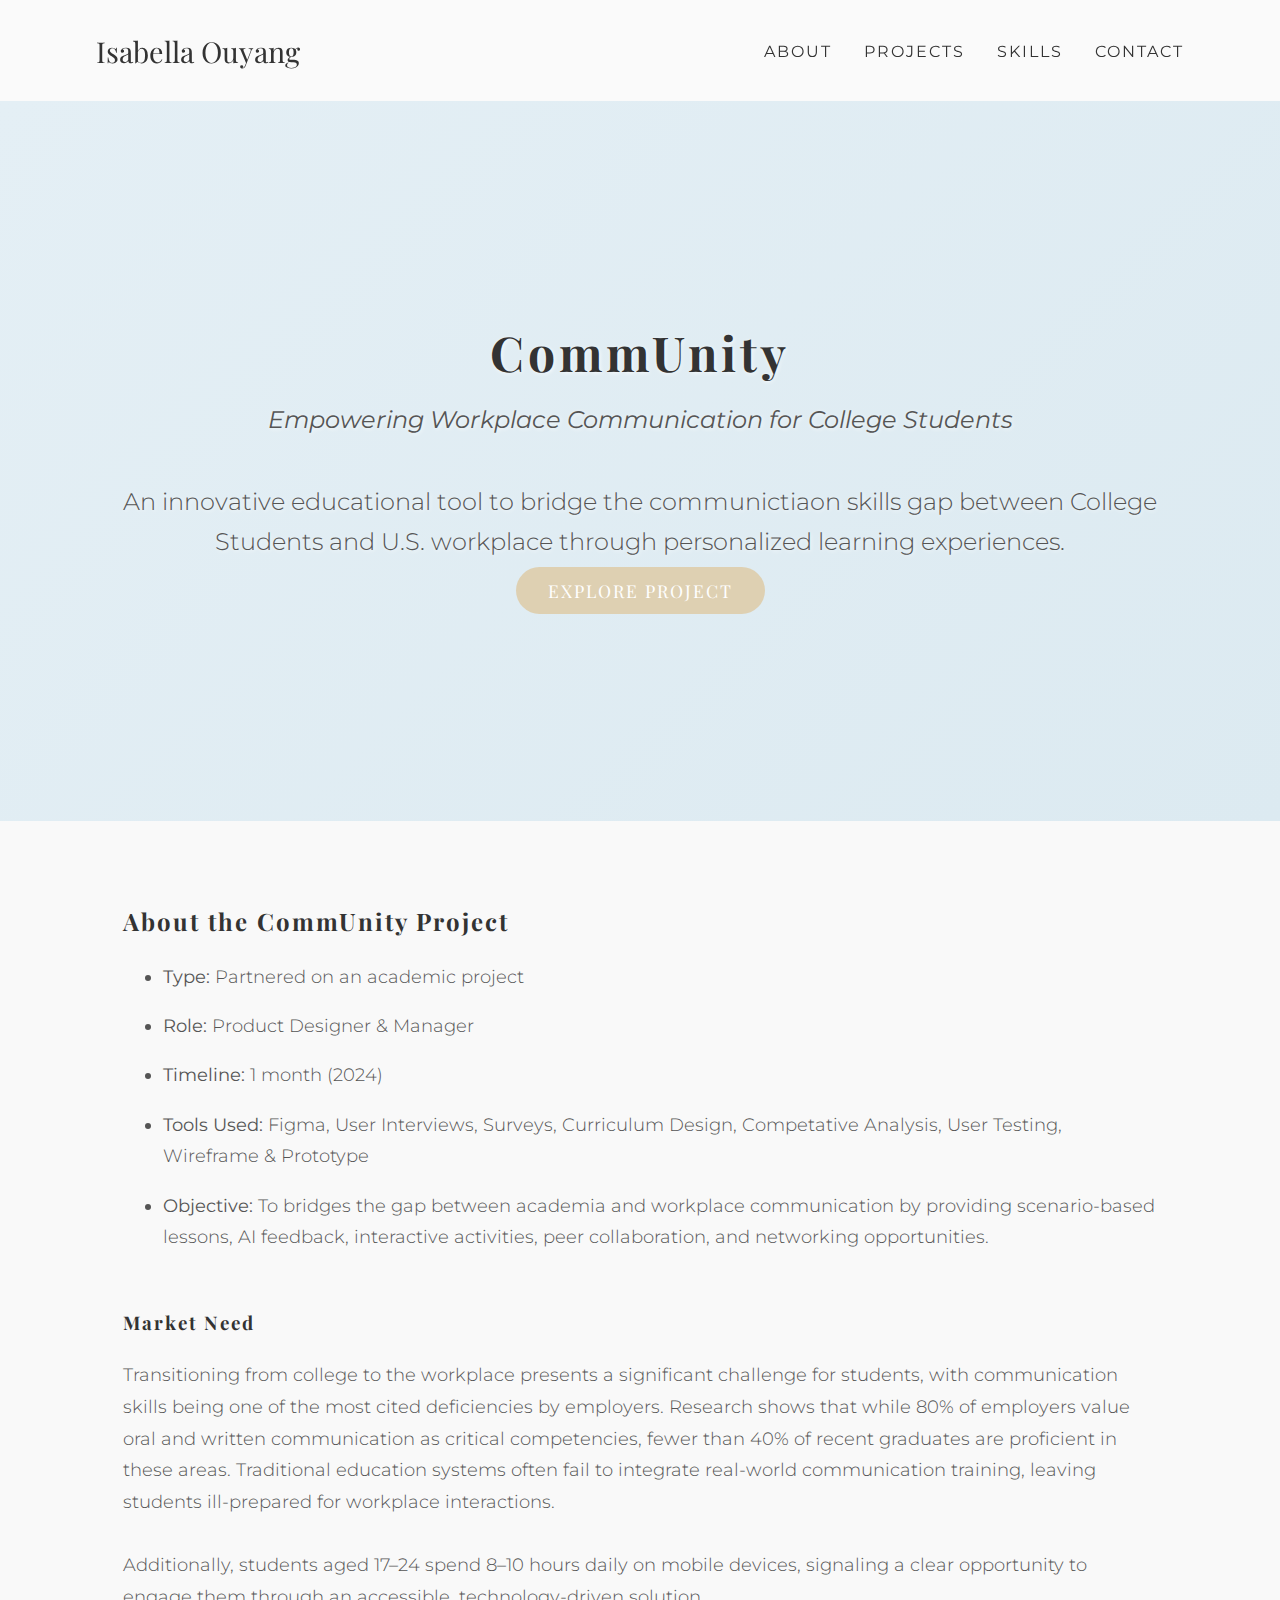
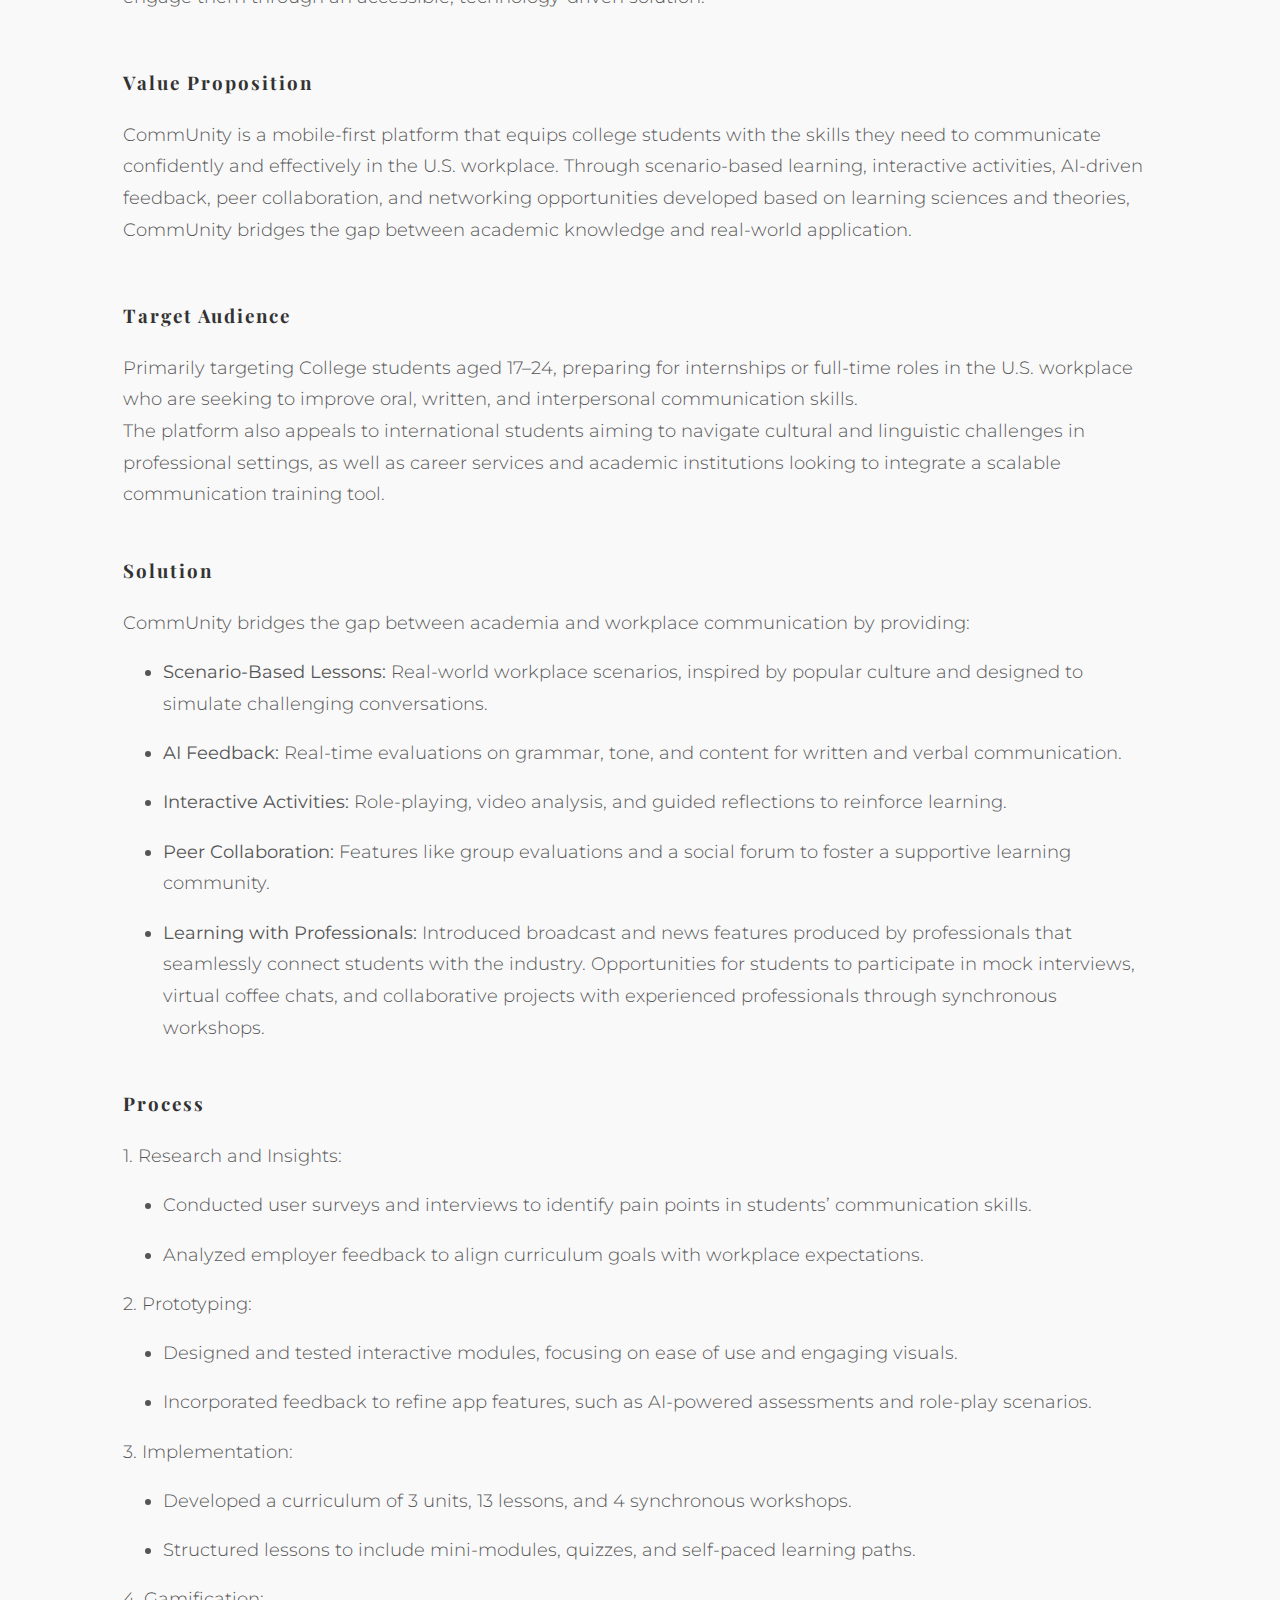
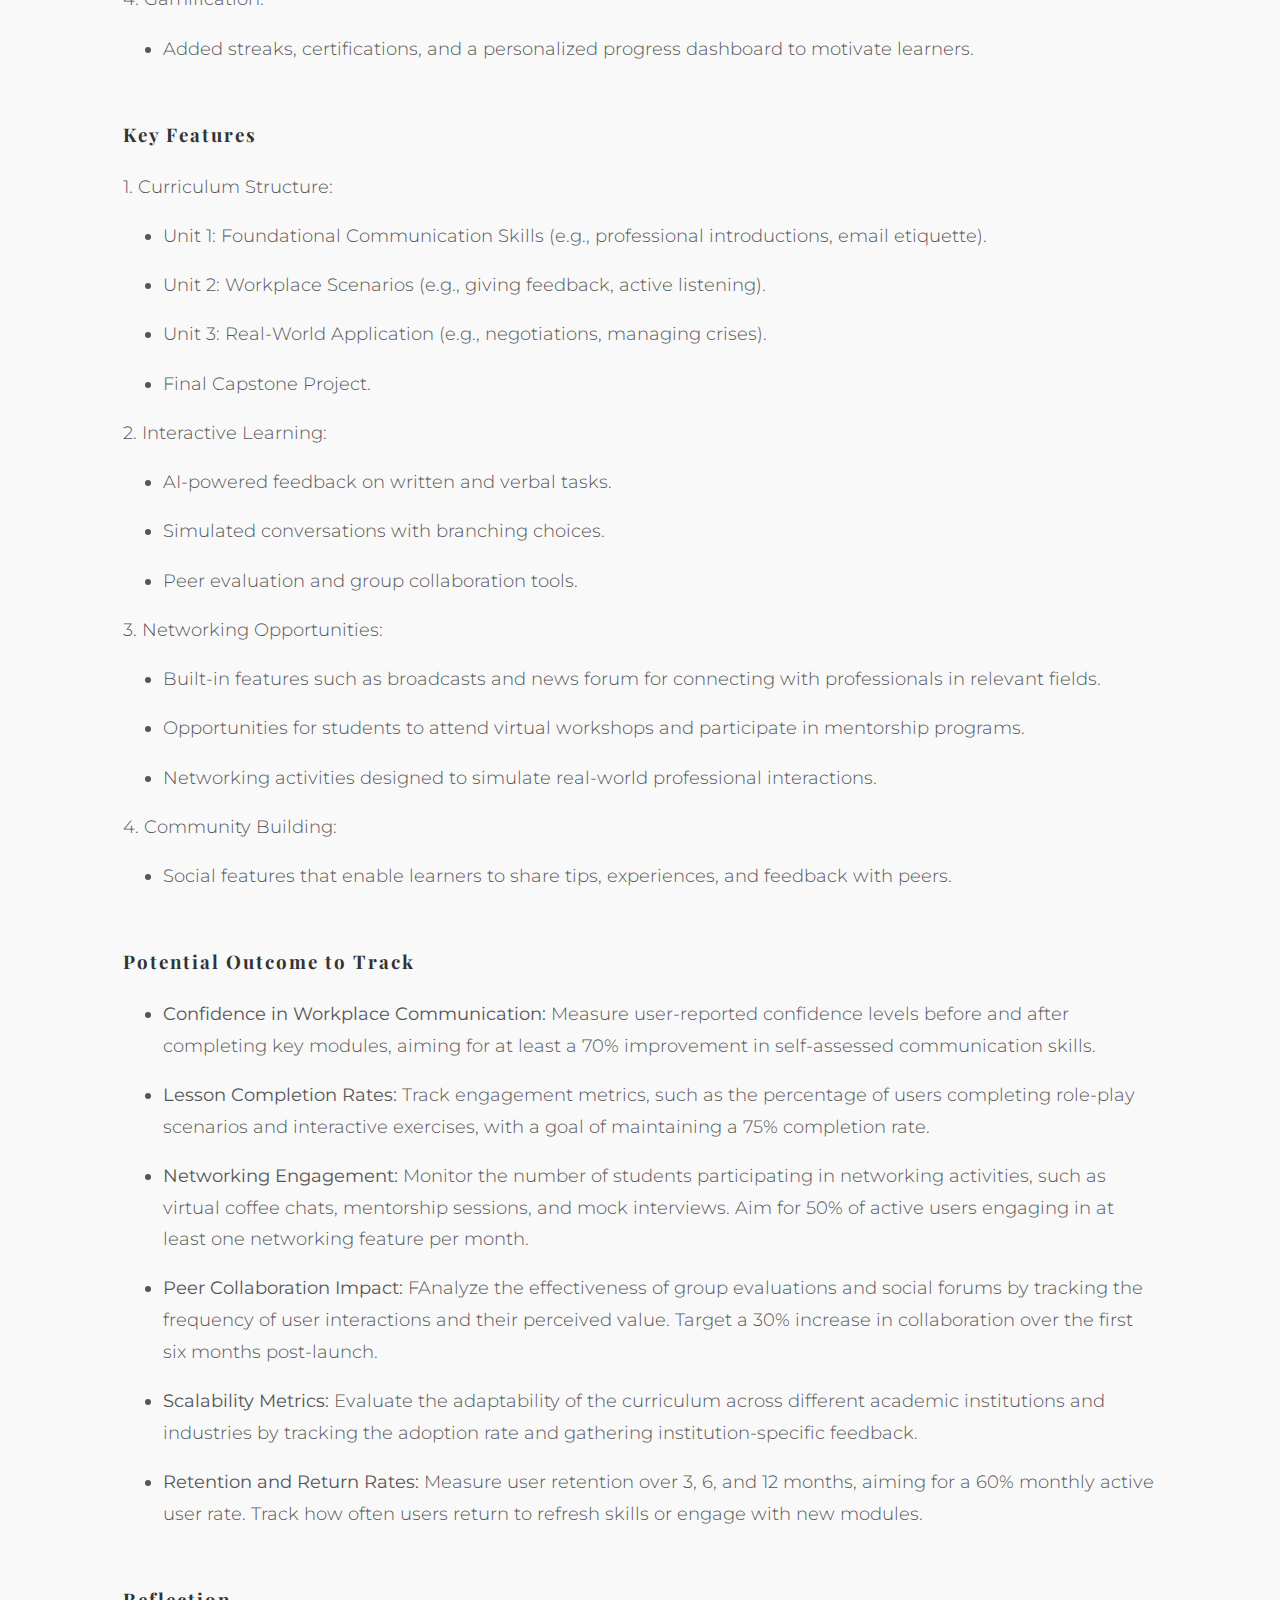
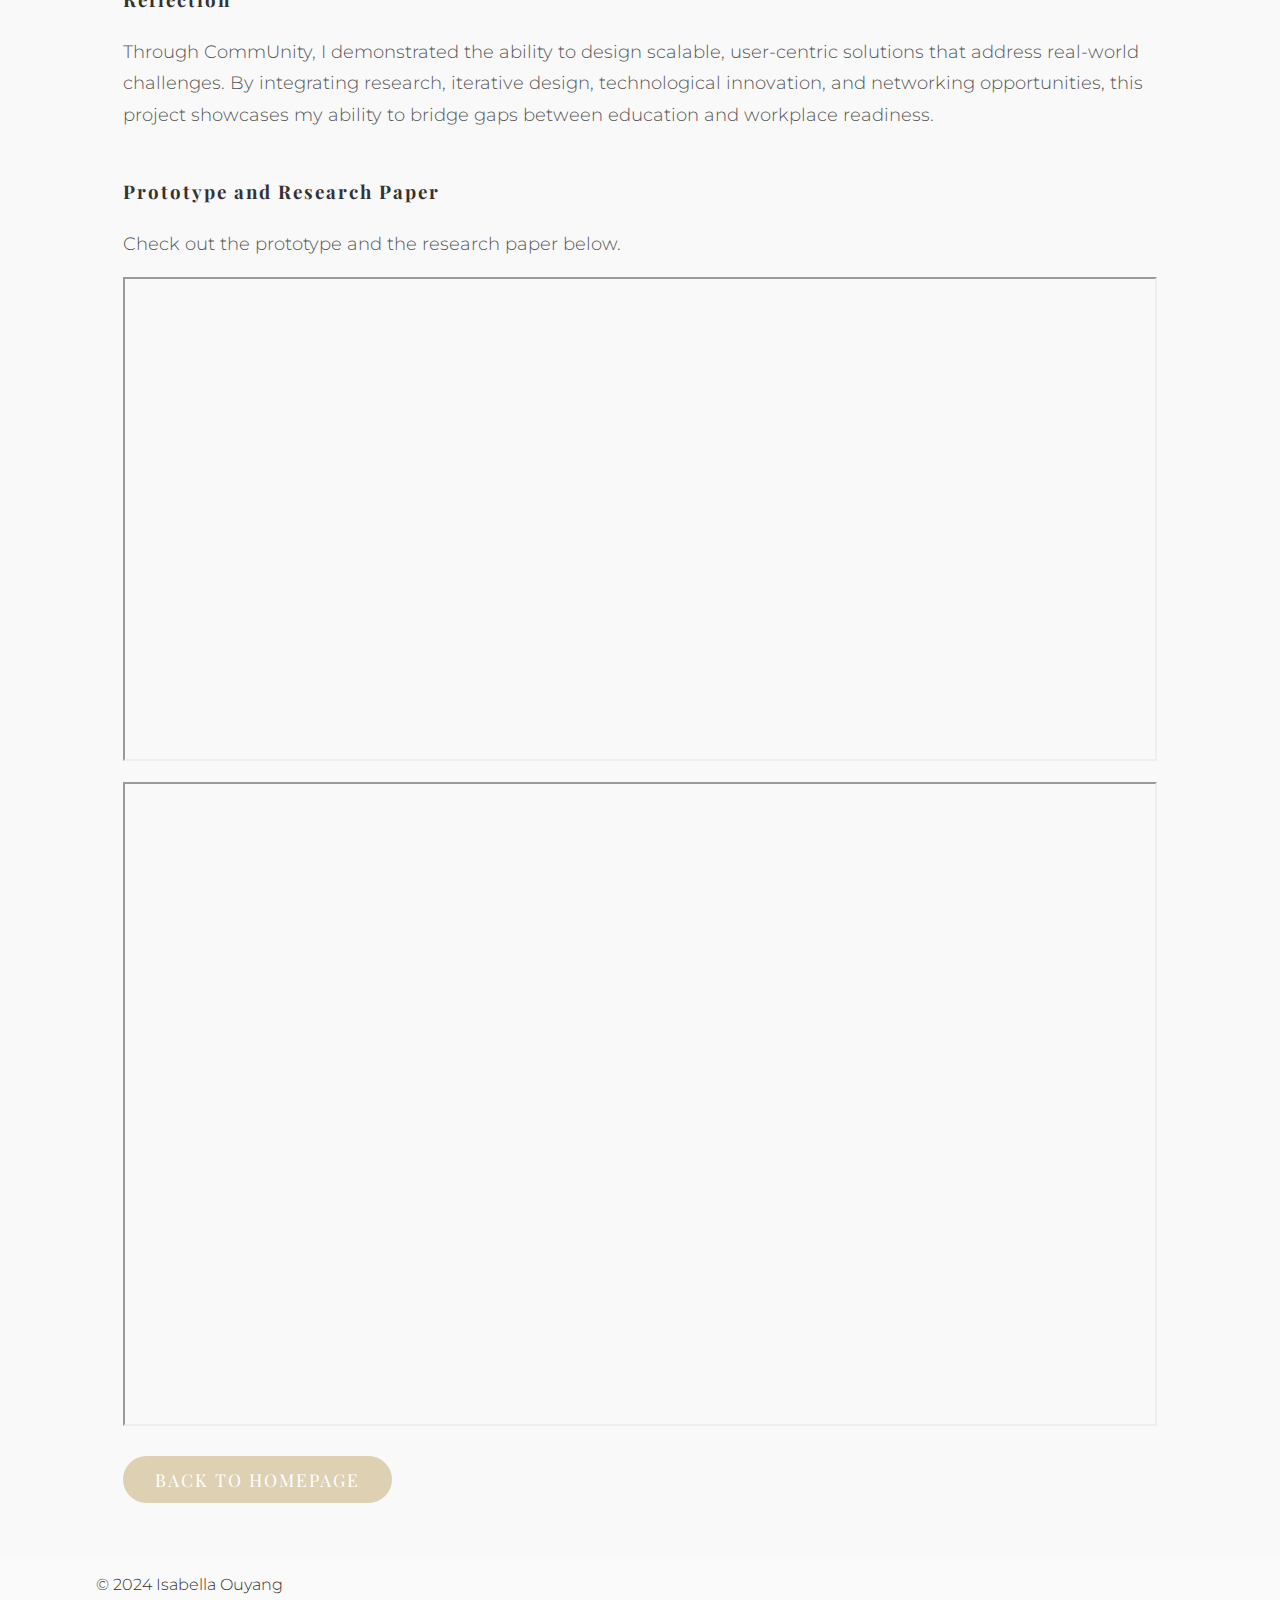
<file: CommUnity.html>
<!DOCTYPE html>
<html lang="en">
<head>
  <meta charset="UTF-8">
  <meta name="viewport" content="width=device-width, initial-scale=1.0">
  <meta name="description" content="Isabella Ouyang | Aspiring Associate Product Manager">
  <title>Isabella Ouyang | Portfolio</title>
  <link href="https://fonts.googleapis.com/css2?family=Playfair+Display:wght@400;700&family=Montserrat:wght@300;400&display=swap" rel="stylesheet">
  <link rel="stylesheet" href="styles.css">
  <script src="script.js" defer></script>
</head>
<body>

  <!-- Navigation -->
  <nav class="navbar">
    <div class="container">
      <div class="logo">
        <a href="index.html">Isabella Ouyang</a>
      </div>
      <ul class="nav-links">
        <li><a href="index.html#about">About</a></li>
        <li><a href="index.html#projects">Projects</a></li>
        <li><a href="index.html#skills">Skills</a></li>
        <li><a href="index.html#contact">Contact</a></li>
      </ul>
      <div class="mobile-menu-icon" onclick="toggleMenu()">
        <span></span>
        <span></span>
        <span></span>
      </div>
    </div>
  </nav>

  <!-- Hero Section for PeerUp -->
  <section class="hero-section project-hero">
    <div class="container hero-text">
      <h1>CommUnity</h1>
      <p><i><strong>Empowering Workplace Communication for College Students</strong></i><br><br>
        An innovative educational tool to bridge the communictiaon skills gap between College Students and U.S. workplace through personalized learning experiences.</p>
      <a href="#project-details" class="cta-button">Explore Project</a>
    </div>
  </section>

  <!-- Project Details Section -->
  <section id="project-details" class="project-details">
    <div class="container">
      <h2>About the CommUnity Project</h2>
      <ul>
        <li><p><strong>Type:</strong> Partnered on an academic project</li>
        <li><p><strong>Role:</strong> Product Designer & Manager</li>
        <li><p><strong>Timeline:</strong> 1 month (2024)</li>
        <li><p><strong>Tools Used:</strong> Figma, User Interviews, Surveys, Curriculum Design, Competative Analysis, User Testing, Wireframe & Prototype</li>
        <li><p><strong>Objective:</strong> To bridges the gap between academia and workplace communication by providing scenario-based lessons, AI feedback, interactive activities, peer collaboration, and networking opportunities.</li>
      </ul>
      <br>

      <div class="project-info">
      <h3>Market Need</h3>
      <p>
        Transitioning from college to the workplace presents a significant challenge for students, with communication skills being one of the most cited deficiencies by employers.
        Research shows that while 80% of employers value oral and written communication as critical competencies, fewer than 40% of recent graduates are proficient in these areas.
        Traditional education systems often fail to integrate real-world communication training, leaving students ill-prepared for workplace interactions.
        <br><br>
        Additionally, students aged 17–24 spend 8–10 hours daily on mobile devices, signaling a clear opportunity to engage them through an accessible, technology-driven solution.
      </p>
      <br>

      <h3>Value Proposition</h3>
      <p>
        CommUnity is a mobile-first platform that equips college students with the skills they need to communicate confidently and effectively in the U.S. workplace.
        Through scenario-based learning, interactive activities, AI-driven feedback, peer collaboration, and networking opportunities developed based on learning sciences and theories, CommUnity bridges the gap between academic knowledge and real-world application.</p>
      <br>

      <h3>Target Audience</h3>
      <p>
        Primarily targeting College students aged 17–24, preparing for internships or full-time roles in the U.S. workplace who are seeking to improve oral, written, and interpersonal communication skills.
        <br>The platform also appeals to international students aiming to navigate cultural and linguistic challenges in professional settings, as well as career services and academic institutions looking to integrate a scalable communication training tool.
      </p>
      </div>

      <div class="project-goals">
        <h3>Solution</h3>
        <p>CommUnity bridges the gap between academia and workplace communication by providing:</p>
        <ul>
          <li><p><strong>Scenario-Based Lessons: </strong>Real-world workplace scenarios, inspired by popular culture and designed to simulate challenging conversations.</li>
          <li><p><strong>AI Feedback: </strong>Real-time evaluations on grammar, tone, and content for written and verbal communication.</li>
          <li><p><strong>Interactive Activities: </strong>Role-playing, video analysis, and guided reflections to reinforce learning.</li>
          <li><p><strong>Peer Collaboration: </strong>Features like group evaluations and a social forum to foster a supportive learning community.</li>
          <li><p><strong>Learning with Professionals: </strong>Introduced broadcast and news features produced by professionals that seamlessly connect students with the industry. Opportunities for students to participate in mock interviews, virtual coffee chats, and collaborative projects with experienced professionals through synchronous workshops.</li>
        </ul>
      </div>


      <div class="project-process">
        <h3>Process</h3>
        <p>1. Research and Insights:</p>
          <ul>
          <li><p>Conducted user surveys and interviews to identify pain points in students’ communication skills.</li>
          <li><p>Analyzed employer feedback to align curriculum goals with workplace expectations.</li>
          </ul>
        <p>2. Prototyping:</p>
          <ul>
            <li><p>Designed and tested interactive modules, focusing on ease of use and engaging visuals.</li>
            <li><p>Incorporated feedback to refine app features, such as AI-powered assessments and role-play scenarios.</li>
          </ul>
        <p>3. Implementation:</p>
          <ul>
            <li><p>Developed a curriculum of 3 units, 13 lessons, and 4 synchronous workshops.</li>
            <li><p>Structured lessons to include mini-modules, quizzes, and self-paced learning paths.</li>
          </ul>
        <p>4. Gamification:</p>
          <ul>
            <li><p>Added streaks, certifications, and a personalized progress dashboard to motivate learners.</li>
          </ul>
      </div>
      <br>

      <div class="project-process">
        <h3>Key Features</h3>
        <p>1. Curriculum Structure:</p>
          <ul>
          <li><p>Unit 1: Foundational Communication Skills (e.g., professional introductions, email etiquette).</li>
          <li><p>Unit 2: Workplace Scenarios (e.g., giving feedback, active listening).</li>
          <li><p>Unit 3: Real-World Application (e.g., negotiations, managing crises).</li>
          <li><p>Final Capstone Project.</li>
          </ul>
        <p>2. Interactive Learning:</p>
          <ul>
            <li><p>AI-powered feedback on written and verbal tasks.</li>
            <li><p>Simulated conversations with branching choices.</li>
            <li><p>Peer evaluation and group collaboration tools.</li>
          </ul>
        <p>3. Networking Opportunities:</p>
          <ul>
            <li><p>Built-in features such as broadcasts and news forum for connecting with professionals in relevant fields.</li>
            <li><p>Opportunities for students to attend virtual workshops and participate in mentorship programs.</li>
            <li><p>Networking activities designed to simulate real-world professional interactions.</li>
          </ul>
        <p>4. Community Building:</p>
          <ul>
            <li><p>Social features that enable learners to share tips, experiences, and feedback with peers.</li>
          </ul>
      </div>
      <br>

      <div class="project-goals">
        <h3>Potential Outcome to Track</h3>
        <ul>
          <li><p><strong>Confidence in Workplace Communication: </strong>Measure user-reported confidence levels before and after completing key modules, aiming for at least a 70% improvement in self-assessed communication skills.</li>
          <li><p><strong>Lesson Completion Rates: </strong>Track engagement metrics, such as the percentage of users completing role-play scenarios and interactive exercises, with a goal of maintaining a 75% completion rate.</li>
          <li><p><strong>Networking Engagement: </strong>Monitor the number of students participating in networking activities, such as virtual coffee chats, mentorship sessions, and mock interviews. Aim for 50% of active users engaging in at least one networking feature per month.</li>
          <li><p><strong>Peer Collaboration Impact: </strong>FAnalyze the effectiveness of group evaluations and social forums by tracking the frequency of user interactions and their perceived value. Target a 30% increase in collaboration over the first six months post-launch.</li>
          <li><p><strong>Scalability Metrics: </strong>Evaluate the adaptability of the curriculum across different academic institutions and industries by tracking the adoption rate and gathering institution-specific feedback.</li>
          <li><p><strong>Retention and Return Rates: </strong>Measure user retention over 3, 6, and 12 months, aiming for a 60% monthly active user rate. Track how often users return to refresh skills or engage with new modules.</li>
        </ul>
        <br>
        <h3>Reflection</h3>
        <p>Through CommUnity, I demonstrated the ability to design scalable, user-centric solutions that address real-world challenges.
          By integrating research, iterative design, technological innovation, and networking opportunities, this project showcases my ability to bridge gaps between education and workplace readiness.
        </p>
      </div>

      <div class="project-process">
        <h3>Prototype and Research Paper</h3>
        <p>Check out the prototype and the research paper below.</p>
        <div class="iframe-container">
          <iframe src="https://drive.google.com/file/d/1gzGBUERi9x51K4gOOinzazIJ8BdBpoAt/preview" width="100%" height="480px" allow="autoplay" allowfullscreen></iframe>
        </div><br>
        <div class="iframe-container">
          <iframe src="https://drive.google.com/file/d/1YTlM2xNICDhxE4cy_j7A81GeJvN0TWB9/preview" width="100%" height="640px"></iframe>
        </div>
      </div>
      <br><br>


      <a href="index.html" class="cta-button">Back to Homepage</a>
    </div>
  </section>

  <!-- Footer -->
  <footer>
    <div class="container">
      <p>© 2024 Isabella Ouyang</p>
    </div>
  </footer>

</body>
</html>
</file>
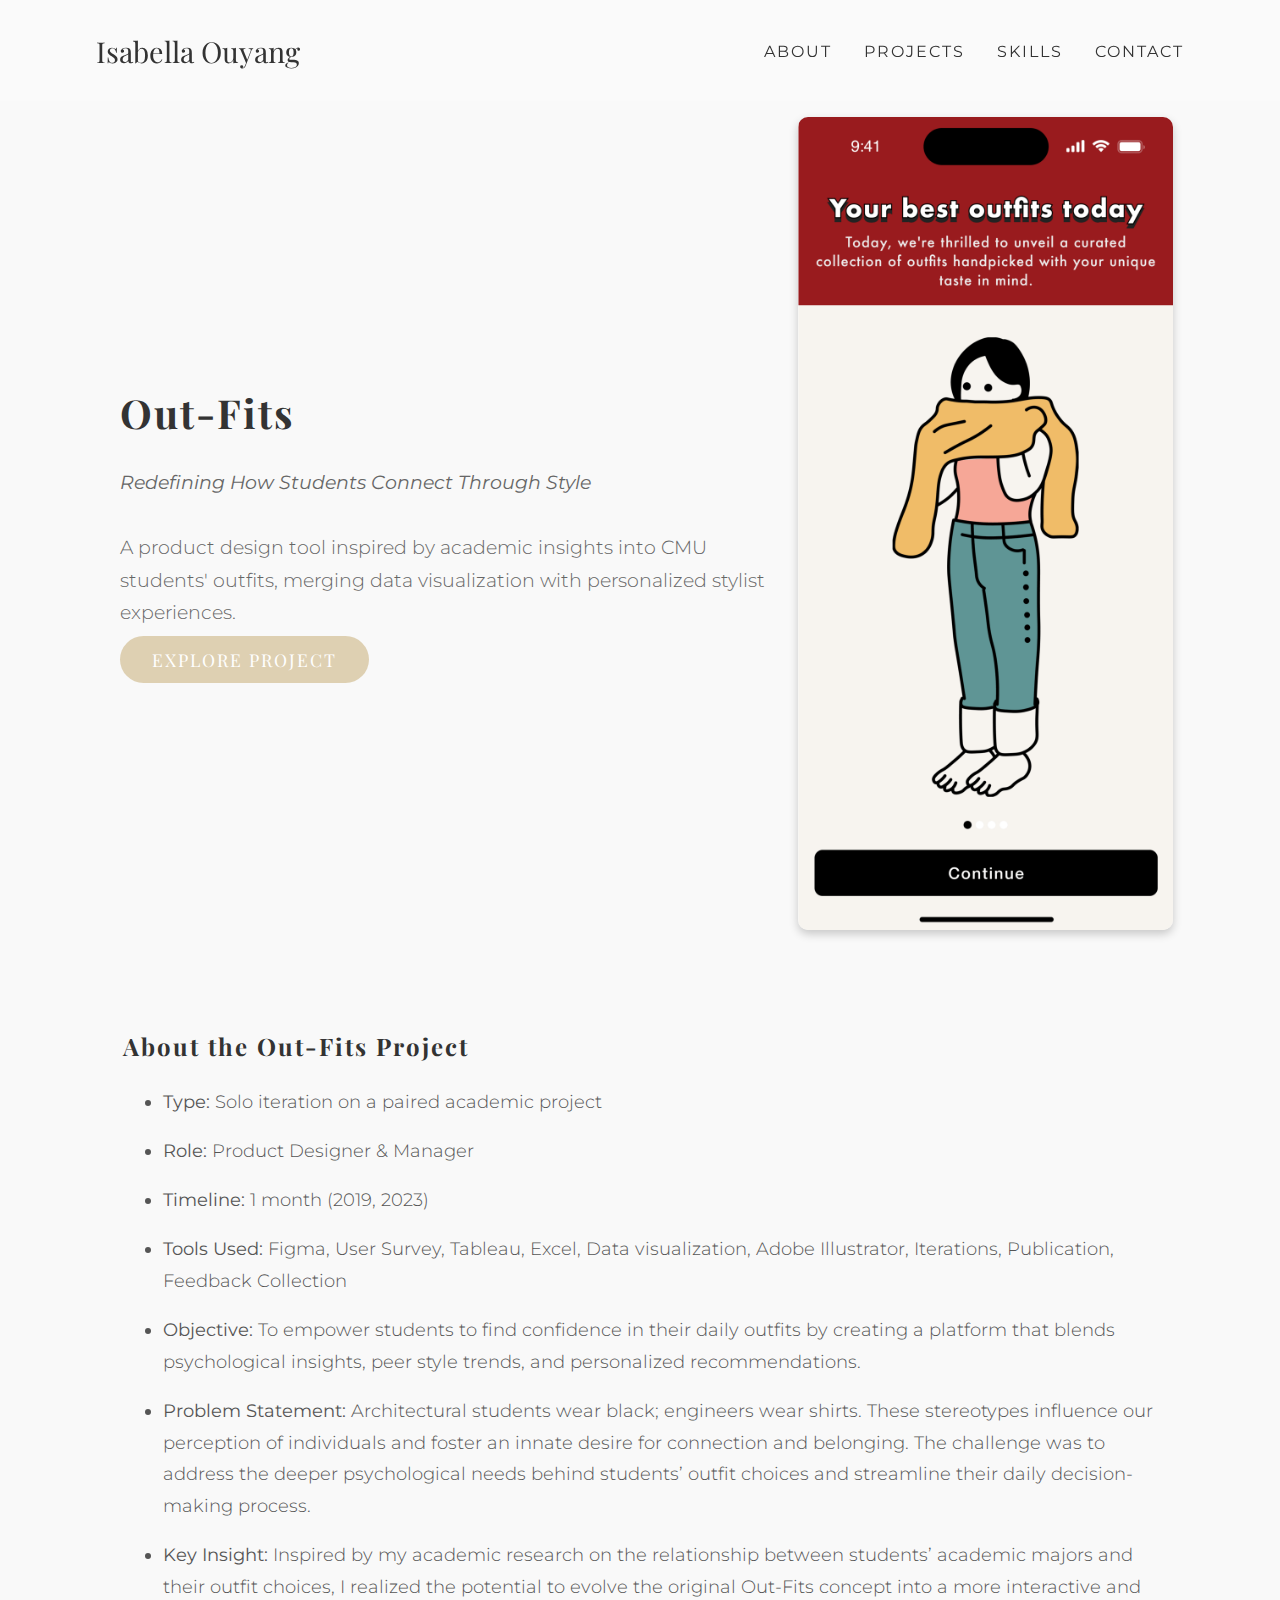
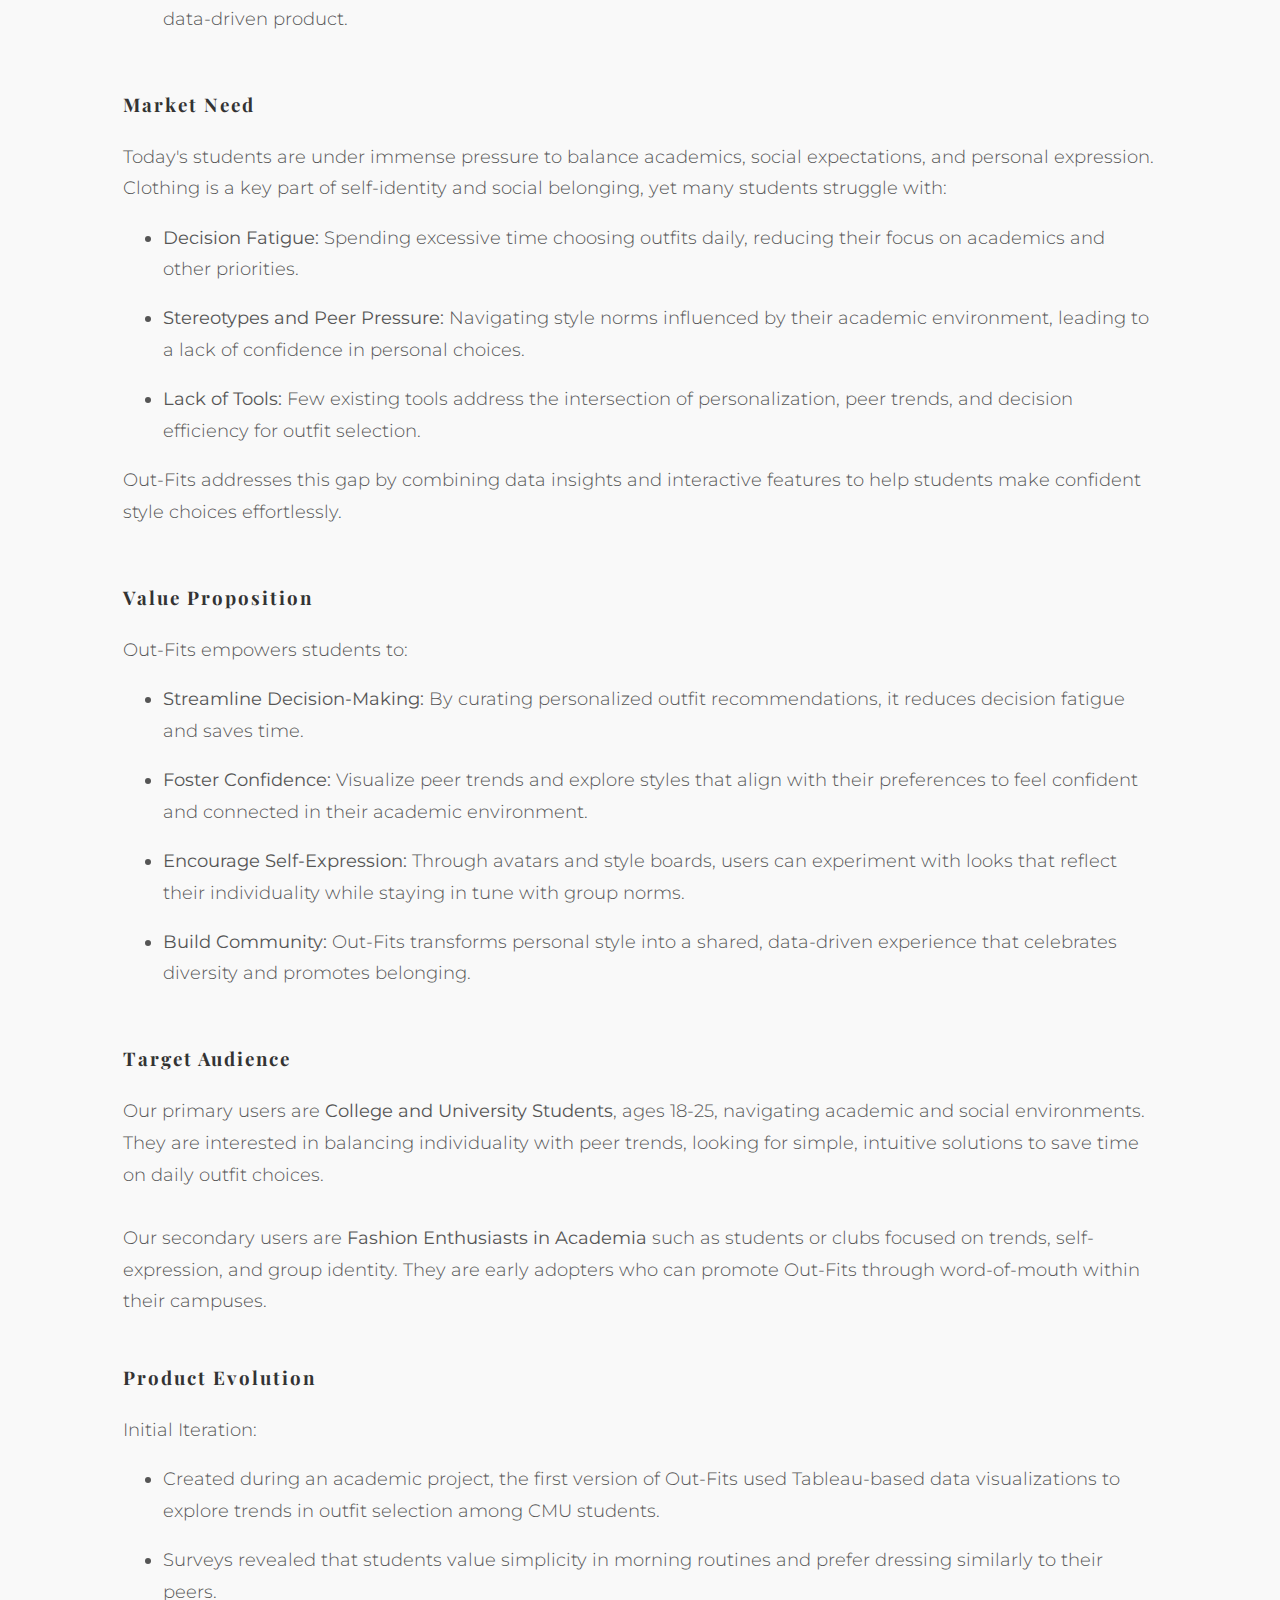
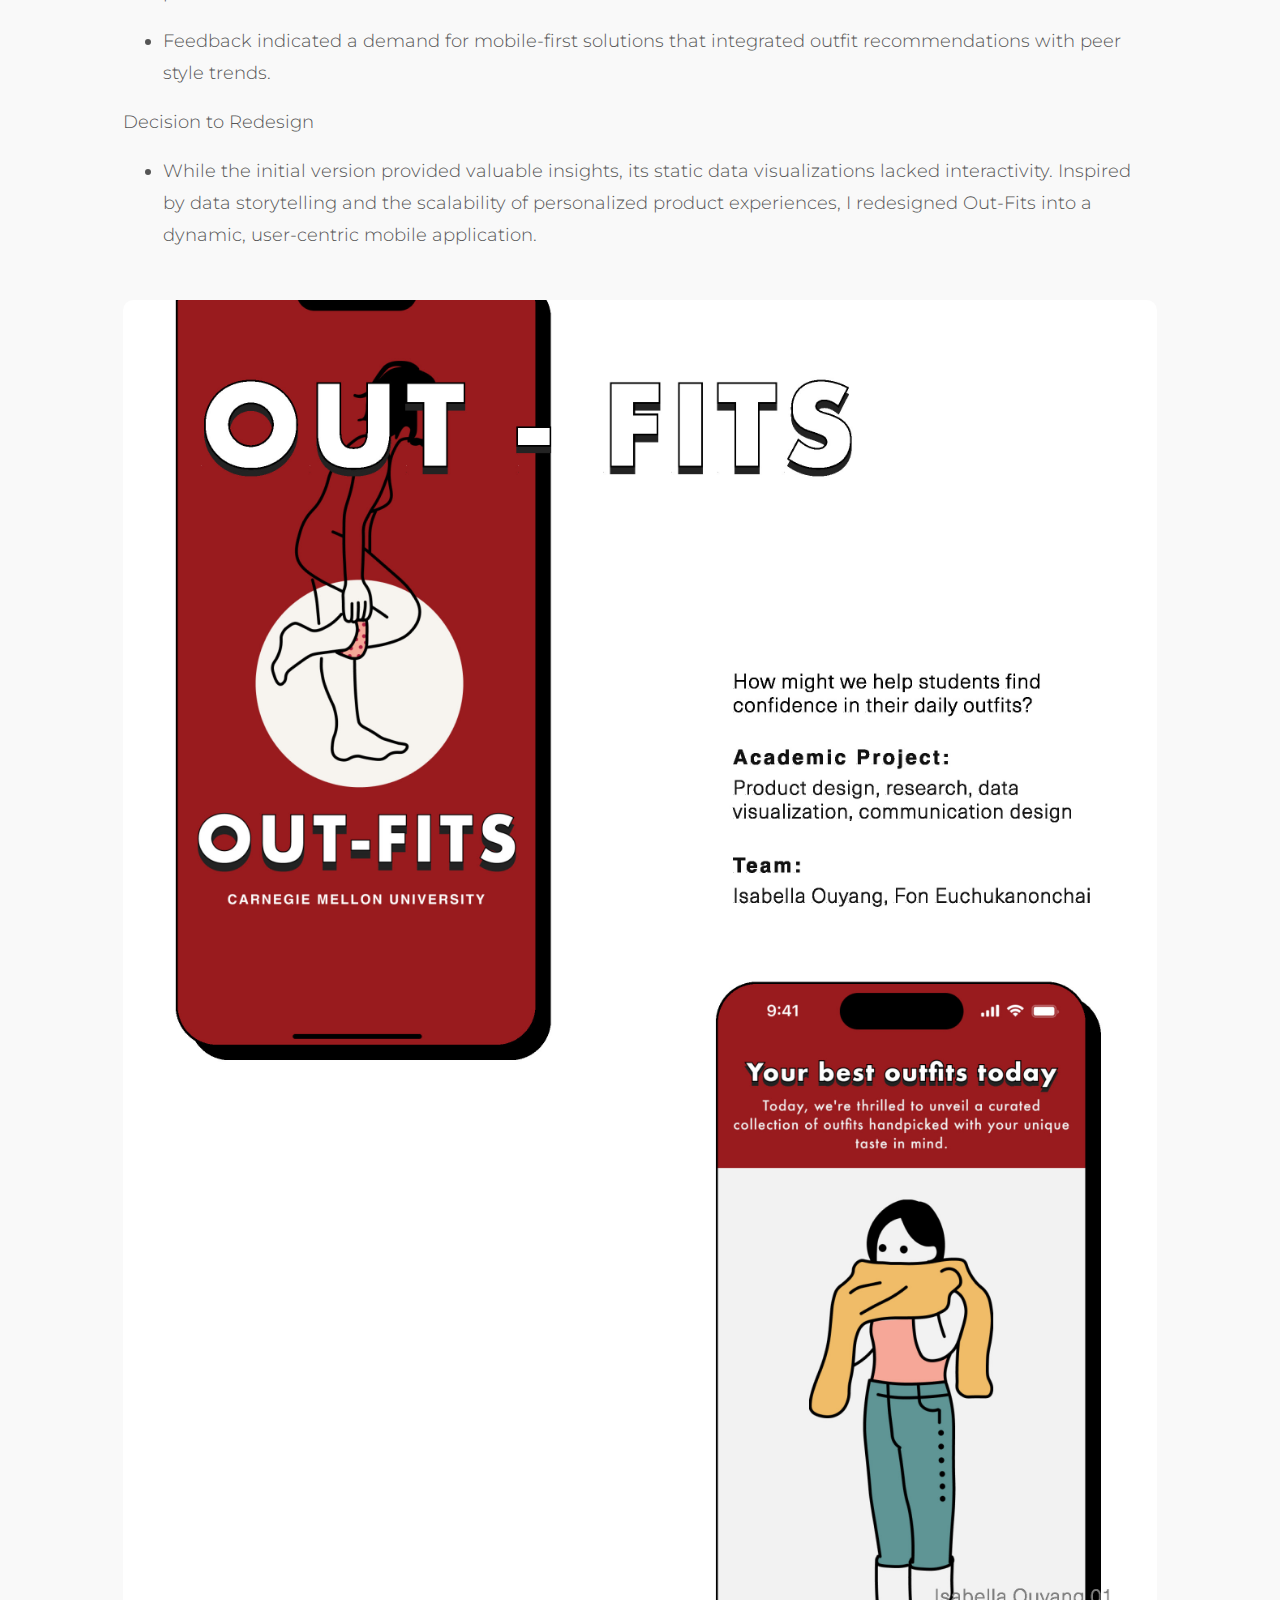
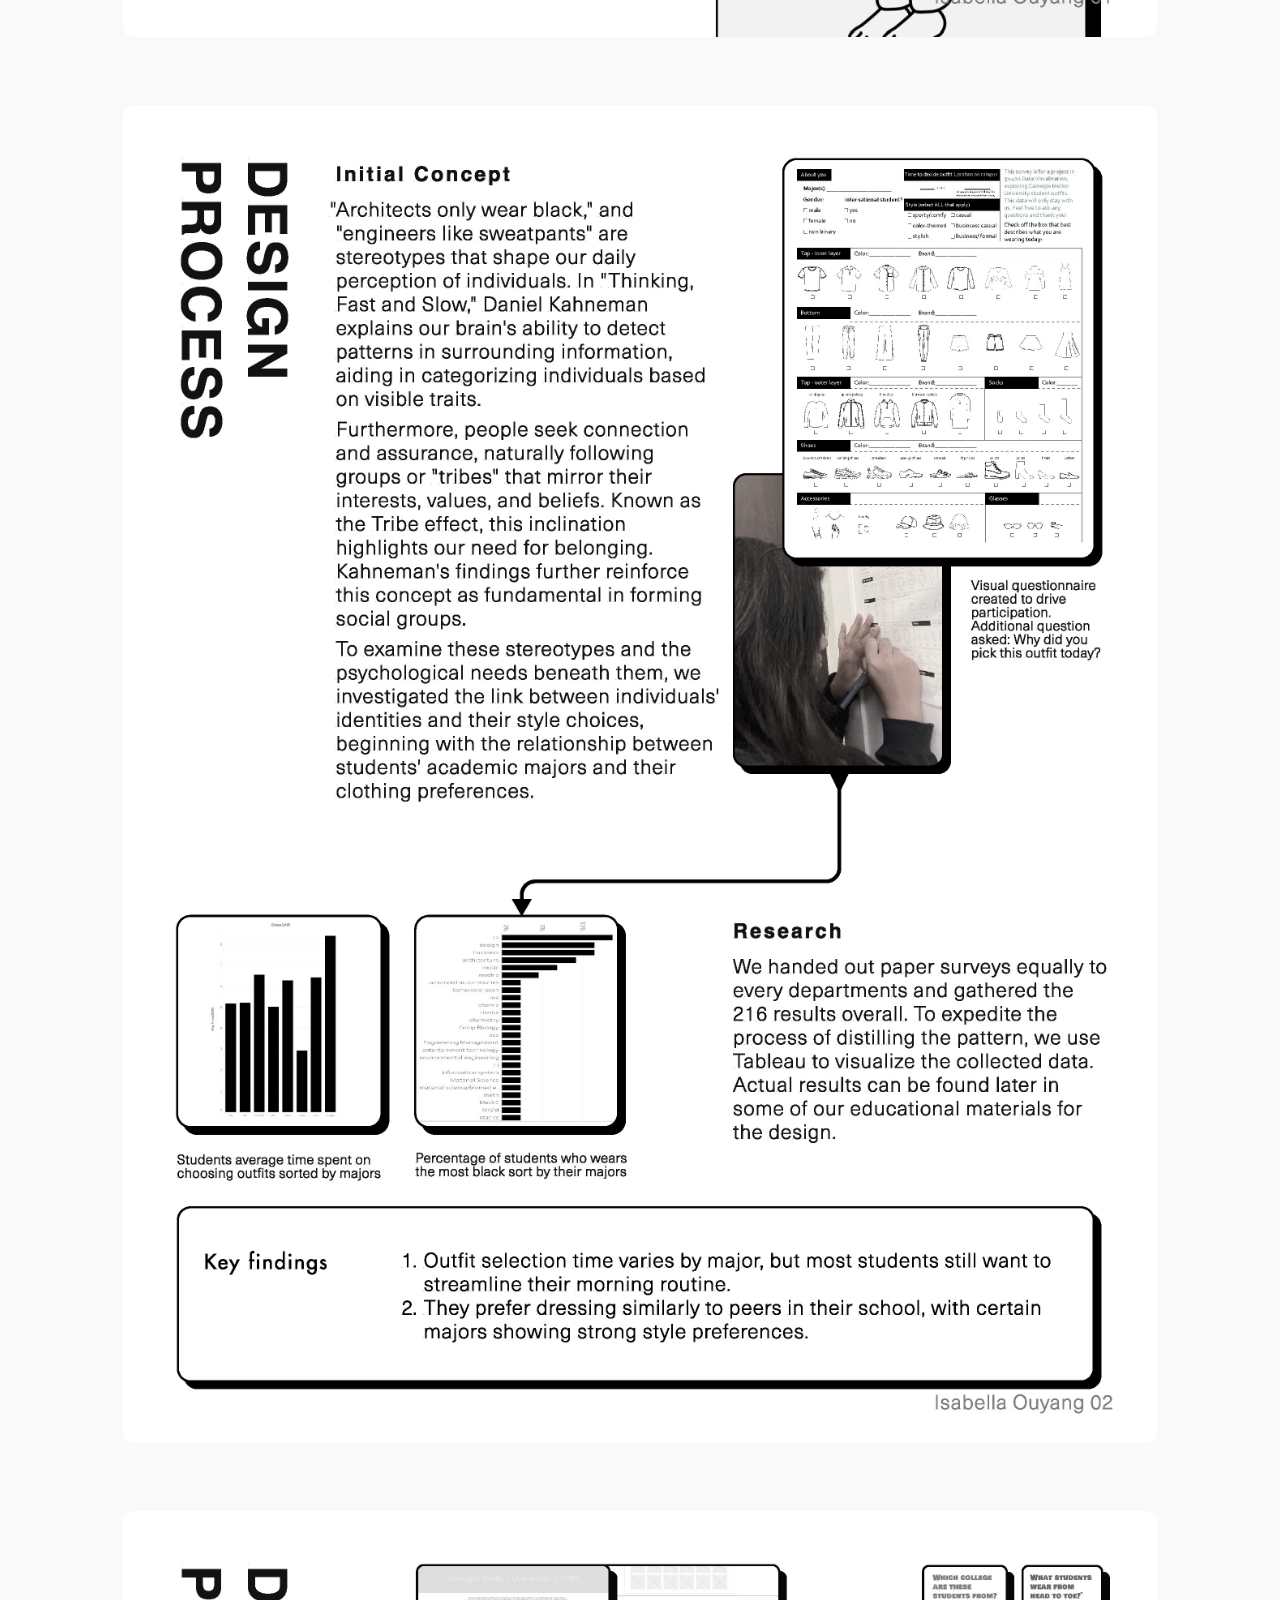
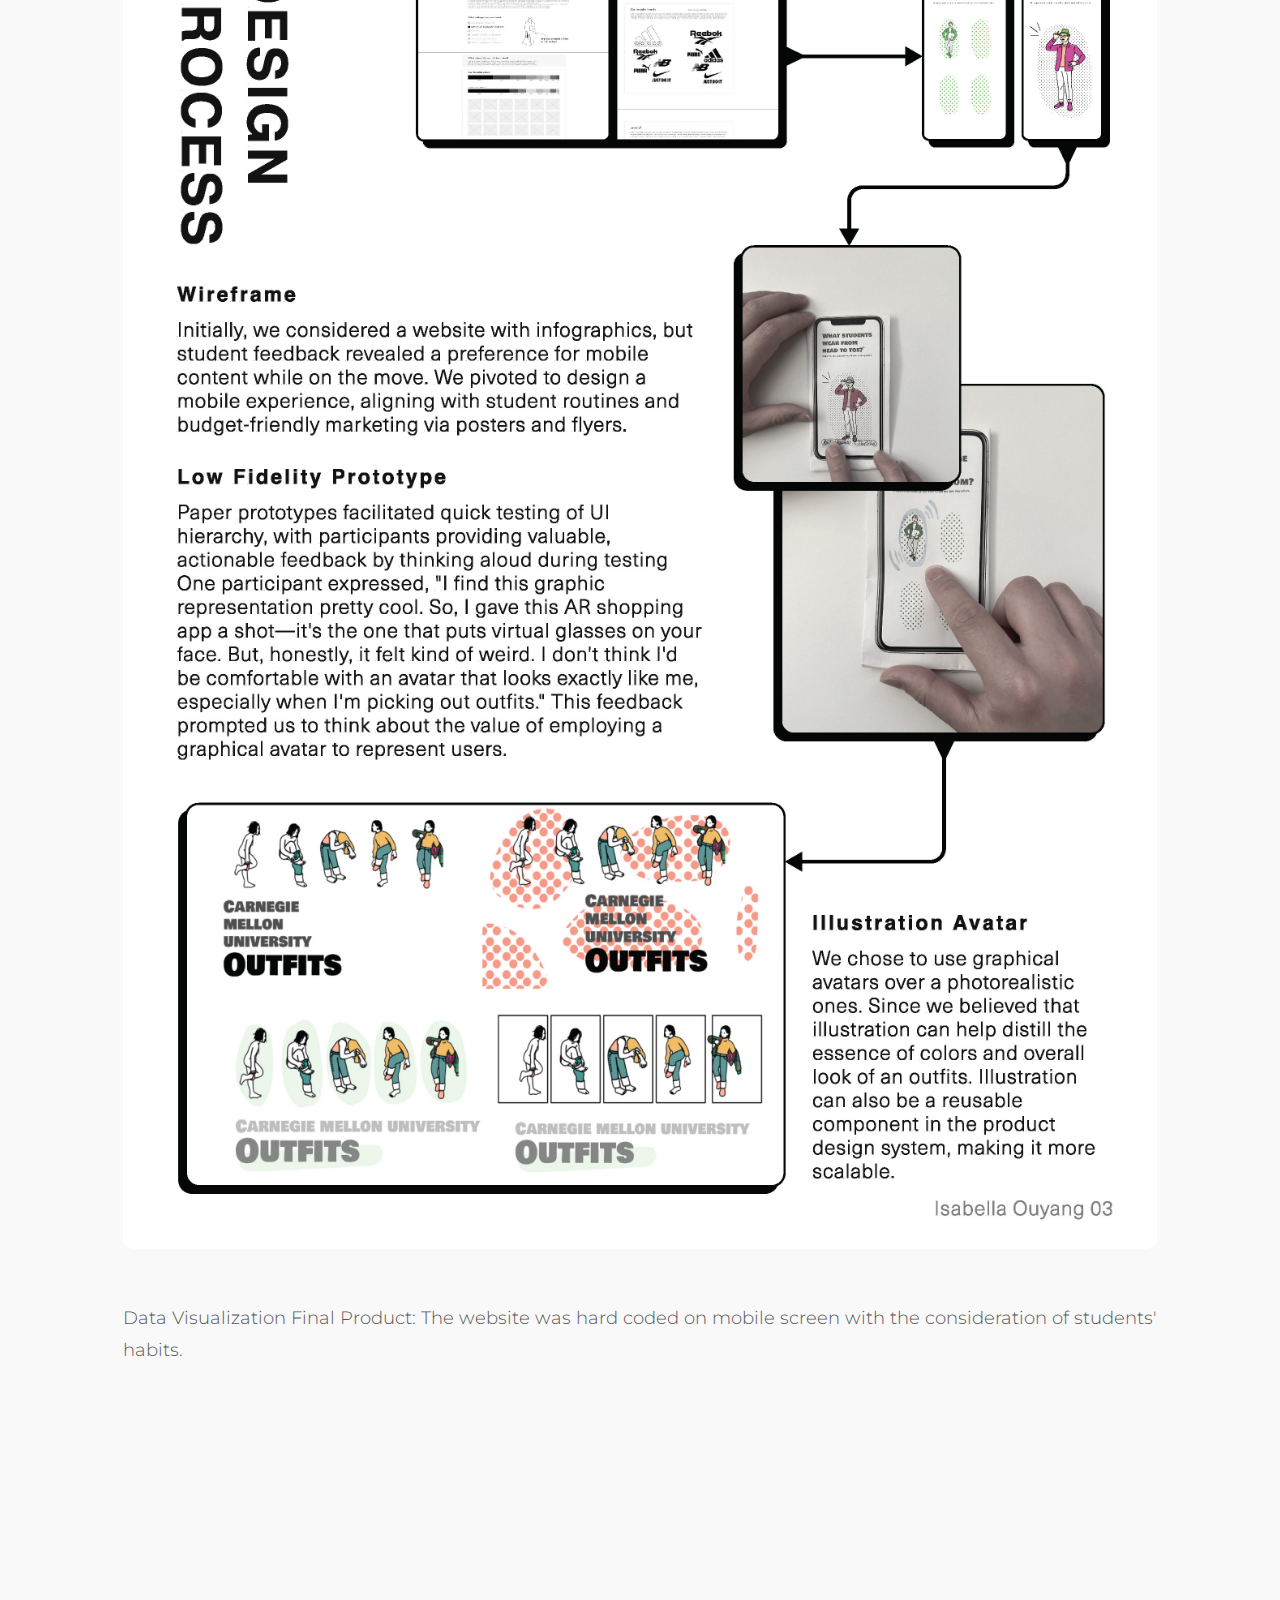
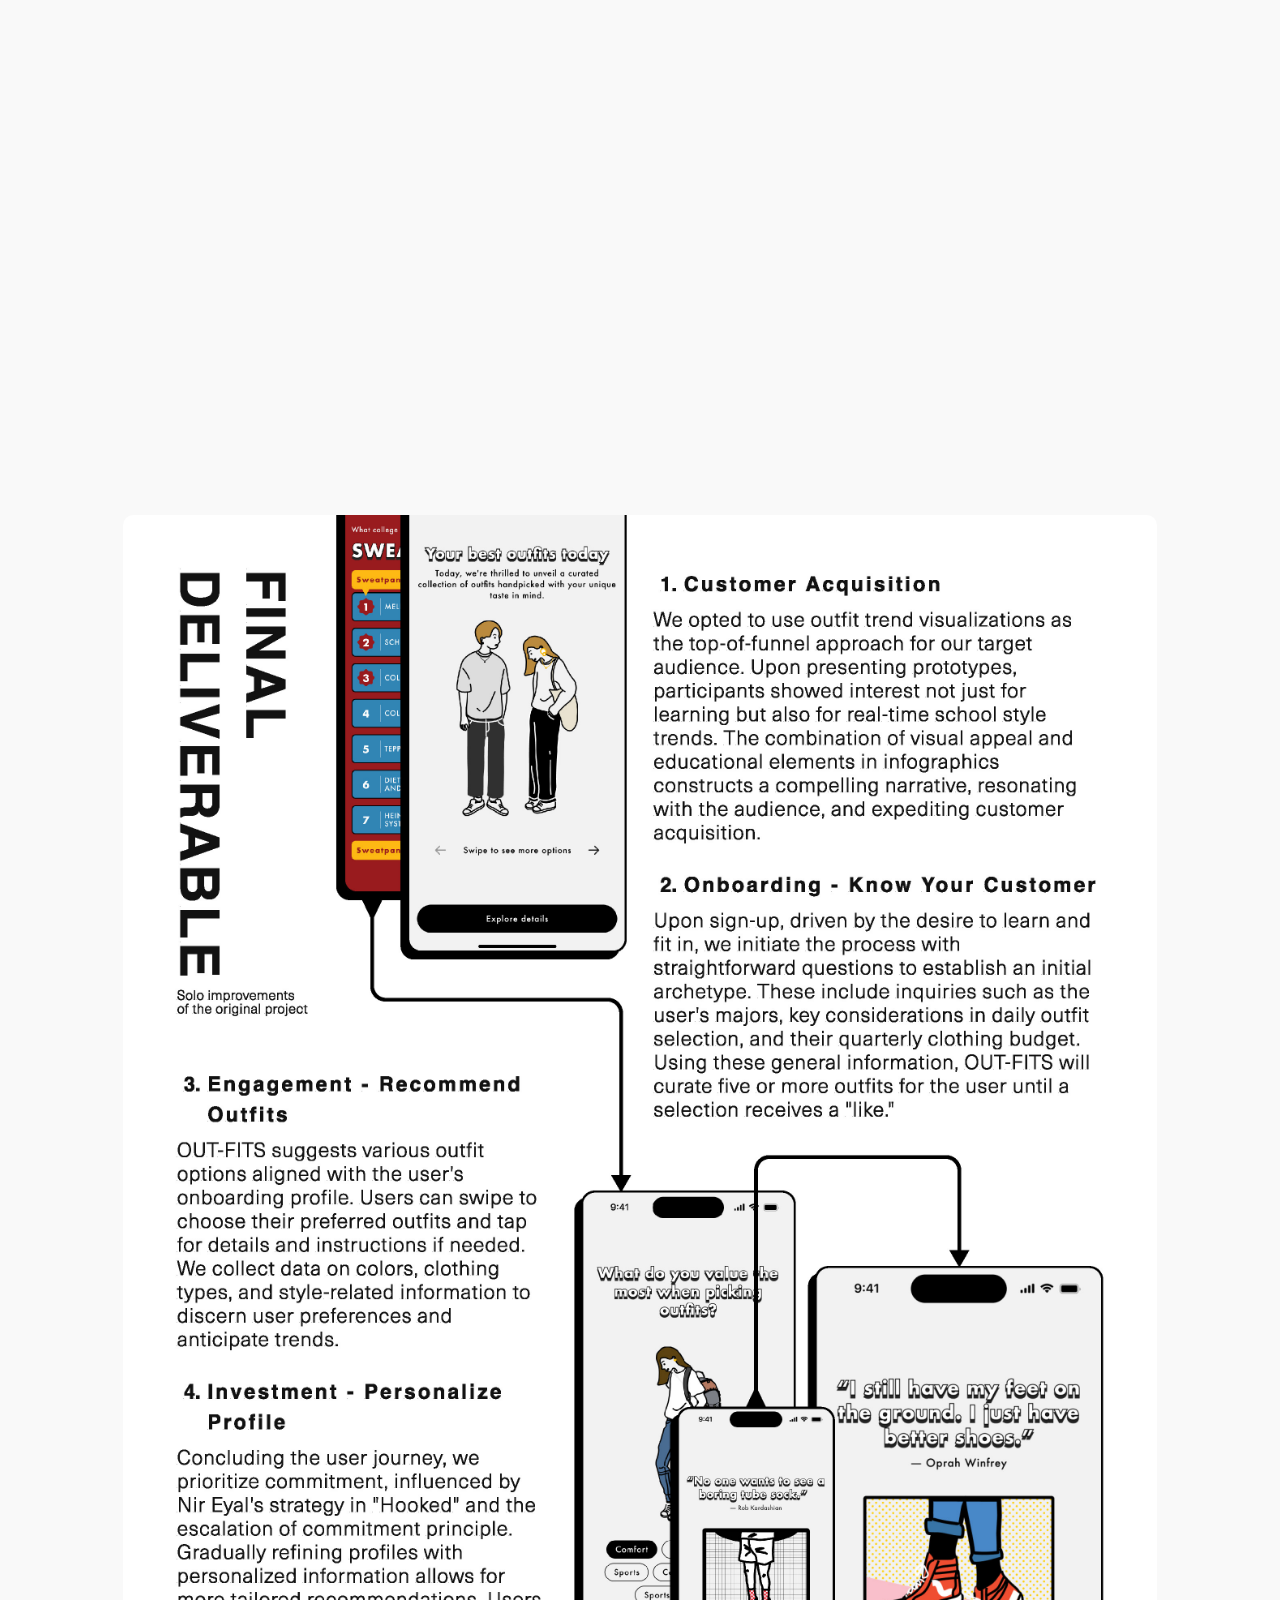
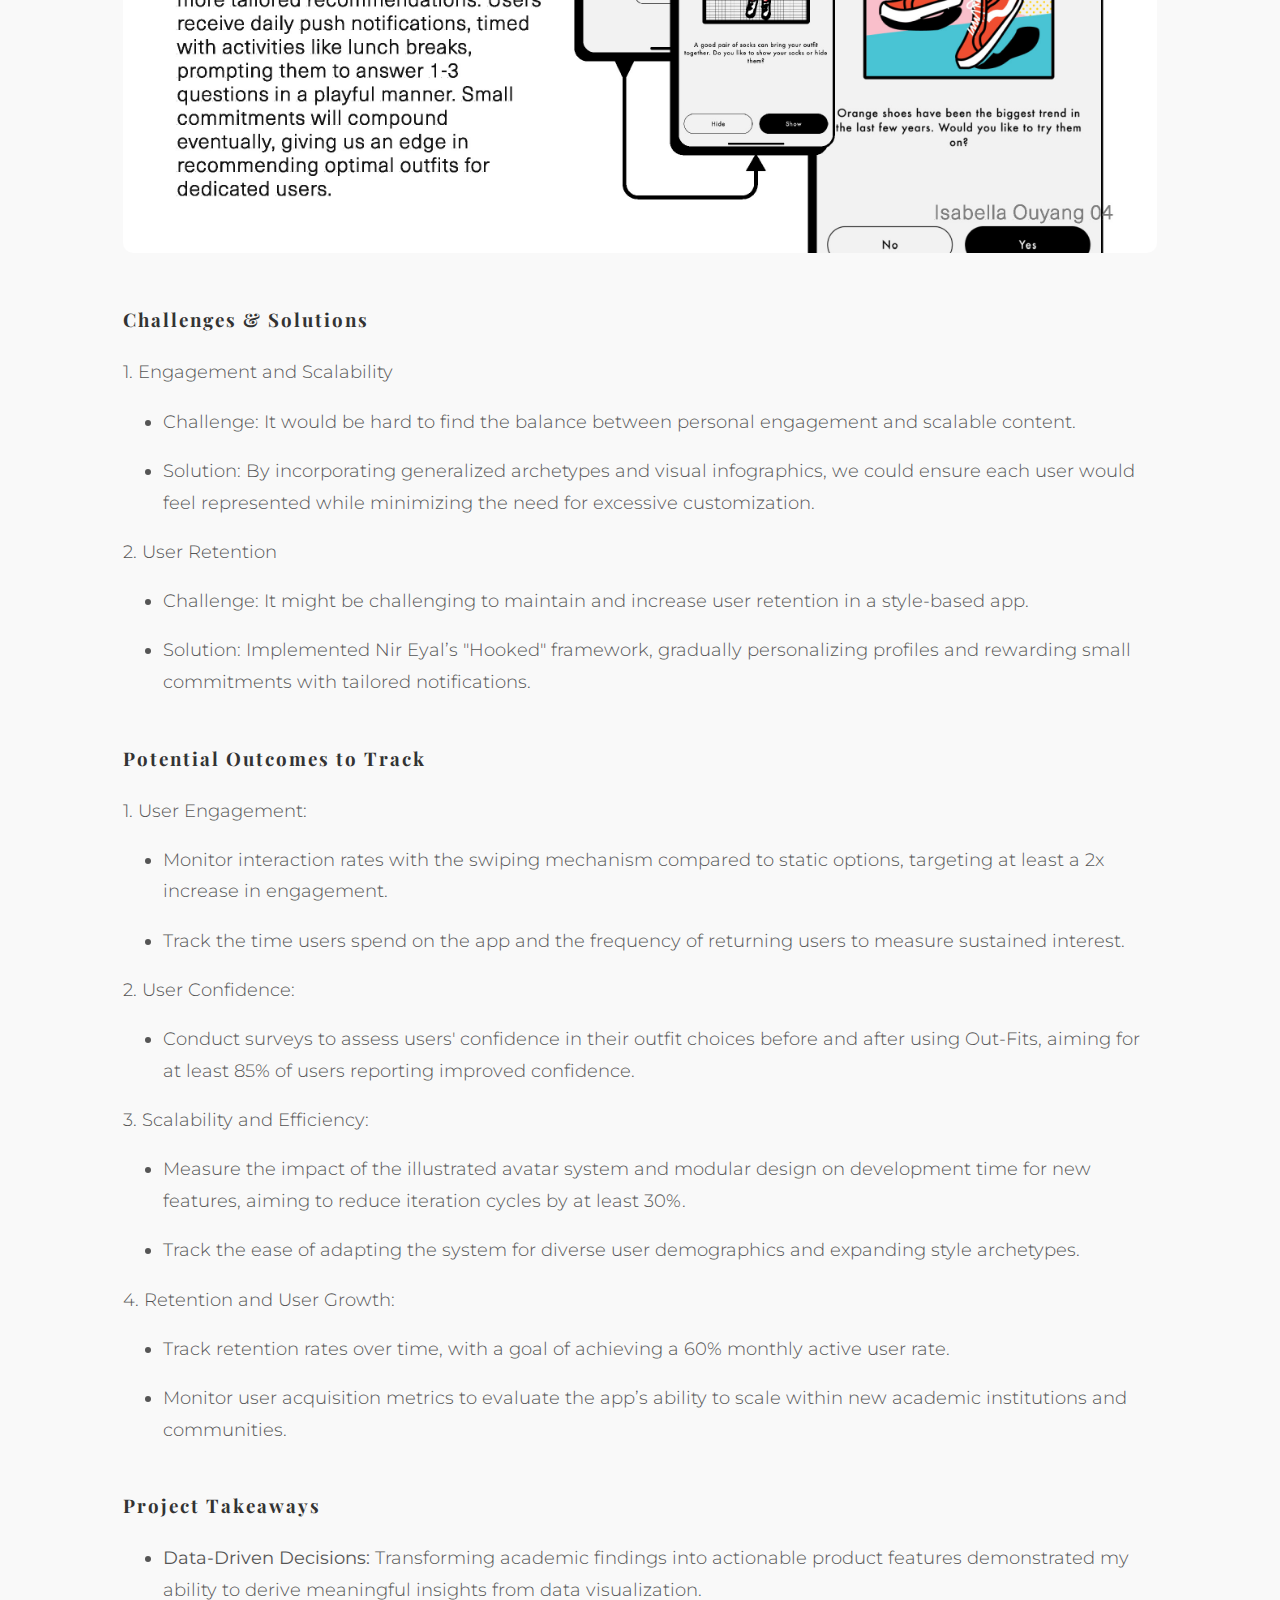
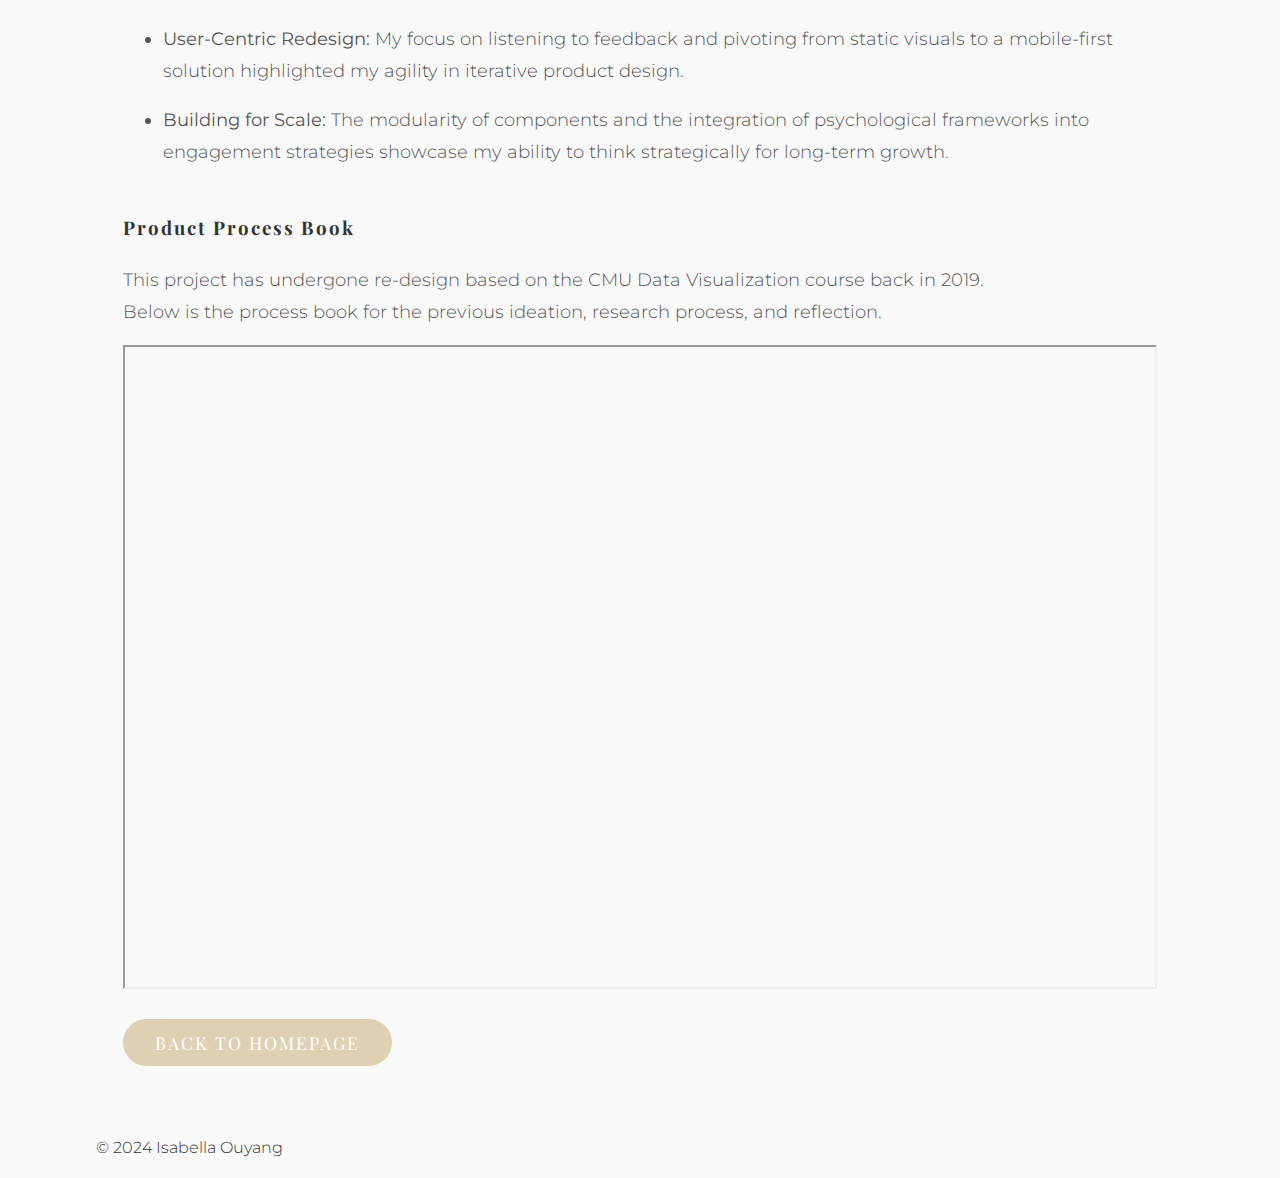
<file: Outfits.html>
<!DOCTYPE html>
<html lang="en">
<head>
  <meta charset="UTF-8">
  <meta name="viewport" content="width=device-width, initial-scale=1.0">
  <meta name="description" content="Isabella Ouyang | Aspiring Associate Product Manager">
  <title>Isabella Ouyang | Portfolio</title>
  <link href="https://fonts.googleapis.com/css2?family=Playfair+Display:wght@400;700&family=Montserrat:wght@300;400&display=swap" rel="stylesheet">
  <link rel="stylesheet" href="styles.css">
  <script src="script.js" defer></script>
</head>
<body>

  <!-- Navigation -->
  <nav class="navbar">
    <div class="container">
      <div class="logo">
        <a href="index.html">Isabella Ouyang</a>
      </div>
      <ul class="nav-links">
        <li><a href="index.html#about">About</a></li>
        <li><a href="index.html#projects">Projects</a></li>
        <li><a href="index.html#skills">Skills</a></li>
        <li><a href="index.html#contact">Contact</a></li>
      </ul>
      <div class="mobile-menu-icon" onclick="toggleMenu()">
        <span></span>
        <span></span>
        <span></span>
      </div>
    </div>
  </nav>

  <!-- Hero Section for Outfits -->
  <section class="prototype-hero">
    <div class="prototype-content">
    <div class="prototype-text">
      <h1>Out-Fits</h1>
      <p><i><strong>Redefining How Students Connect Through Style</strong></i><br><br>
        A product design tool inspired by academic insights into CMU students' outfits, merging data visualization with personalized stylist experiences.</p>
      <a href="#project-details" class="cta-button">Explore Project</a>
    </div>
    <div class="prototype-gif-container">
    <img
      src="img\Out-Fits\Out-Fits Prototype.gif"
      alt="Prototype of PeerUp"
      class="prototype-gif"
    />
    </div>
    </div>
  </section>

  <!-- Project Details Section -->
  <section id="project-details" class="project-details">
    <div class="container">
      <h2>About the Out-Fits Project</h2>
      <ul>
        <li><p><strong>Type:</strong> Solo iteration on a paired academic project</li>
        <li><p><strong>Role:</strong> Product Designer & Manager</li>
        <li><p><strong>Timeline:</strong> 1 month (2019, 2023)</li>
        <li><p><strong>Tools Used:</strong> Figma, User Survey, Tableau, Excel, Data visualization, Adobe Illustrator, Iterations, Publication, Feedback Collection</li>
        <li><p><strong>Objective:</strong> To empower students to find confidence in their daily outfits by creating a platform that blends psychological insights, peer style trends, and personalized recommendations.</li>
        <li><p><strong>Problem Statement:</strong> Architectural students wear black; engineers wear shirts. These stereotypes influence our perception of individuals and foster an innate desire for connection and belonging.
        The challenge was to address the deeper psychological needs behind students’ outfit choices and streamline their daily decision-making process.</li>
        <li><p><strong>Key Insight:</strong> Inspired by my academic research on the relationship between students’ academic majors and their outfit choices, I realized the potential to evolve the original Out-Fits concept into a more interactive and data-driven product.
      </p></li>

      </ul>
      <br>

      <div class="project-info">
      <h3>Market Need</h3>
      <p>
        Today's students are under immense pressure to balance academics, social expectations, and personal expression. Clothing is a key part of self-identity and social belonging, yet many students struggle with:
        <ul>
          <li><p><strong>Decision Fatigue:</strong> Spending excessive time choosing outfits daily, reducing their focus on academics and other priorities.</li>
          <li><p><strong>Stereotypes and Peer Pressure:</strong> Navigating style norms influenced by their academic environment, leading to a lack of confidence in personal choices.</li>
          <li><p><strong>Lack of Tools:</strong> Few existing tools address the intersection of personalization, peer trends, and decision efficiency for outfit selection.</li>
        </ul>
        <p>Out-Fits addresses this gap by combining data insights and interactive features to help students make confident style choices effortlessly.
      </p>
      <br>

      <h3>Value Proposition</h3>
      <p>
      Out-Fits empowers students to:
      <ul>
        <li><p><strong>Streamline Decision-Making:</strong> By curating personalized outfit recommendations, it reduces decision fatigue and saves time.
        <li><p><strong>Foster Confidence:</strong> Visualize peer trends and explore styles that align with their preferences to feel confident and connected in their academic environment.
        <li><p><strong>Encourage Self-Expression:</strong> Through avatars and style boards, users can experiment with looks that reflect their individuality while staying in tune with group norms.
        <li><p><strong>Build Community:</strong> Out-Fits transforms personal style into a shared, data-driven experience that celebrates diversity and promotes belonging.
      </ul>
      </p>
      <br>

      <h3>Target Audience</h3>
      <p>
        Our primary users are <strong>College and University Students</strong>, ages 18-25, navigating academic and social environments.
        They are interested in balancing individuality with peer trends, looking for simple, intuitive solutions to save time on daily outfit choices.
        <br><br>Our secondary users are <strong>Fashion Enthusiasts in Academia</strong> such as students or clubs focused on trends, self-expression, and group identity.
        They are early adopters who can promote Out-Fits through word-of-mouth within their campuses.
      </p>
      </div>

      <div class="project-image">
        <h3>Product Evolution</h3>
        <p>Initial Iteration:</p>
          <ul>
          <li><p>Created during an academic project, the first version of Out-Fits used Tableau-based data visualizations to explore trends in outfit selection among CMU students.</li>
          <li><p>Surveys revealed that students value simplicity in morning routines and prefer dressing similarly to their peers.</li>
          <li><p>Feedback indicated a demand for mobile-first solutions that integrated outfit recommendations with peer style trends.</li>
          </ul>
        <p>Decision to Redesign</p>
          <ul>
            <li><p>While the initial version provided valuable insights, its static data visualizations lacked interactivity.
              Inspired by data storytelling and the scalability of personalized product experiences, I redesigned Out-Fits into a dynamic, user-centric mobile application.</li>
          </ul>
        <img src="img\Out-Fits\Outfits_1.jpg" alt="Out-Fits Mockup" class="responsive-img">
        <img src="img\Out-Fits\Outfits_2.jpg" alt="Out-Fits Mockup" class="responsive-img">
        <img src="img\Out-Fits\Outfits_3.jpg" alt="Out-Fits Mockup" class="responsive-img">
        <p>Data Visualization Final Product: The website was hard coded on mobile screen with the consideration of students' habits.
        </p>
        <div class="iframe-container">
          <iframe class="em-website" src="https://isabellaouyang.github.io/cmuoutfits/" width=100% height=700></iframe>
        </div>
        <img src="img\Out-Fits\Outfits_4.jpg" alt="Out-Fits Mockup" class="responsive-img">
      </div>

      <div class="project-challenges">
        <h3>Challenges & Solutions</h3>
        <p>1. Engagement and Scalability</p>
          <ul>
          <li><p>Challenge: It would be hard to find the balance between personal engagement and scalable content.</li>
          <li><p>Solution: By incorporating generalized archetypes and visual infographics, we could ensure each user would feel represented while minimizing the need for excessive customization.</li>
          </ul>
        <p>2. User Retention</p>
          <ul>
            <li><p>Challenge: It might be challenging to maintain and increase user retention in a style-based app.</li>
            <li><p>Solution: Implemented Nir Eyal’s "Hooked" framework, gradually personalizing profiles and rewarding small commitments with tailored notifications.</li>
          </ul>
      </div>

      <div class="project-goals">
        <h3>Potential Outcomes to Track</h3>
        <p>1. User Engagement:</p>
              <ul>
                <li><p>Monitor interaction rates with the swiping mechanism compared to static options, targeting at least a 2x increase in engagement.</li>
                <li><p>Track the time users spend on the app and the frequency of returning users to measure sustained interest.</li>
              </ul>
        <p>2. User Confidence:</p>
            <ul>
              <li><p>Conduct surveys to assess users' confidence in their outfit choices before and after using Out-Fits, aiming for at least 85% of users reporting improved confidence.</li>
            </ul>
        <p>3. Scalability and Efficiency:</p>
            <ul>
              <li><p>Measure the impact of the illustrated avatar system and modular design on development time for new features, aiming to reduce iteration cycles by at least 30%.</li>
              <li><p>Track the ease of adapting the system for diverse user demographics and expanding style archetypes.</li>
            </ul>
        <p>4. Retention and User Growth:</p>
            <ul>
              <li><p>Track retention rates over time, with a goal of achieving a 60% monthly active user rate.</li>
              <li><p>Monitor user acquisition metrics to evaluate the app’s ability to scale within new academic institutions and communities.</li>
            </ul>

      </div>

      <div class="project-goals">
        <h3>Project Takeaways</h3>
              <ul>
                <li><p><strong>Data-Driven Decisions:</strong> Transforming academic findings into actionable product features demonstrated my ability to derive meaningful insights from data visualization.</li>
                <li><p><strong>User-Centric Redesign:</strong> My focus on listening to feedback and pivoting from static visuals to a mobile-first solution highlighted my agility in iterative product design.</li>
                <li><p><strong>Building for Scale:</strong> The modularity of components and the integration of psychological frameworks into engagement strategies showcase my ability to think strategically for long-term growth.</li>
              </ul>
      </div>

      <div class="project-process">
        <h3>Product Process Book</h3>
        <p>  This project has undergone re-design based on the CMU Data Visualization course back in 2019.
        <br>Below is the process book for the previous ideation, research process, and reflection.
        </p>
        <div class="iframe-container">
          <iframe src="https://drive.google.com/file/d/1BoukW0VjbTb7PHAB-VuAh_L7tX-LOw0o/preview" width="100%" height="640px"></iframe>
        </div>
      </div>
      <br><br>


      <a href="index.html" class="cta-button">Back to Homepage</a>
    </div>
  </section>

  <!-- Footer -->
  <footer>
    <div class="container">
      <p>© 2024 Isabella Ouyang</p>
    </div>
  </footer>

</body>
</html>
</file>
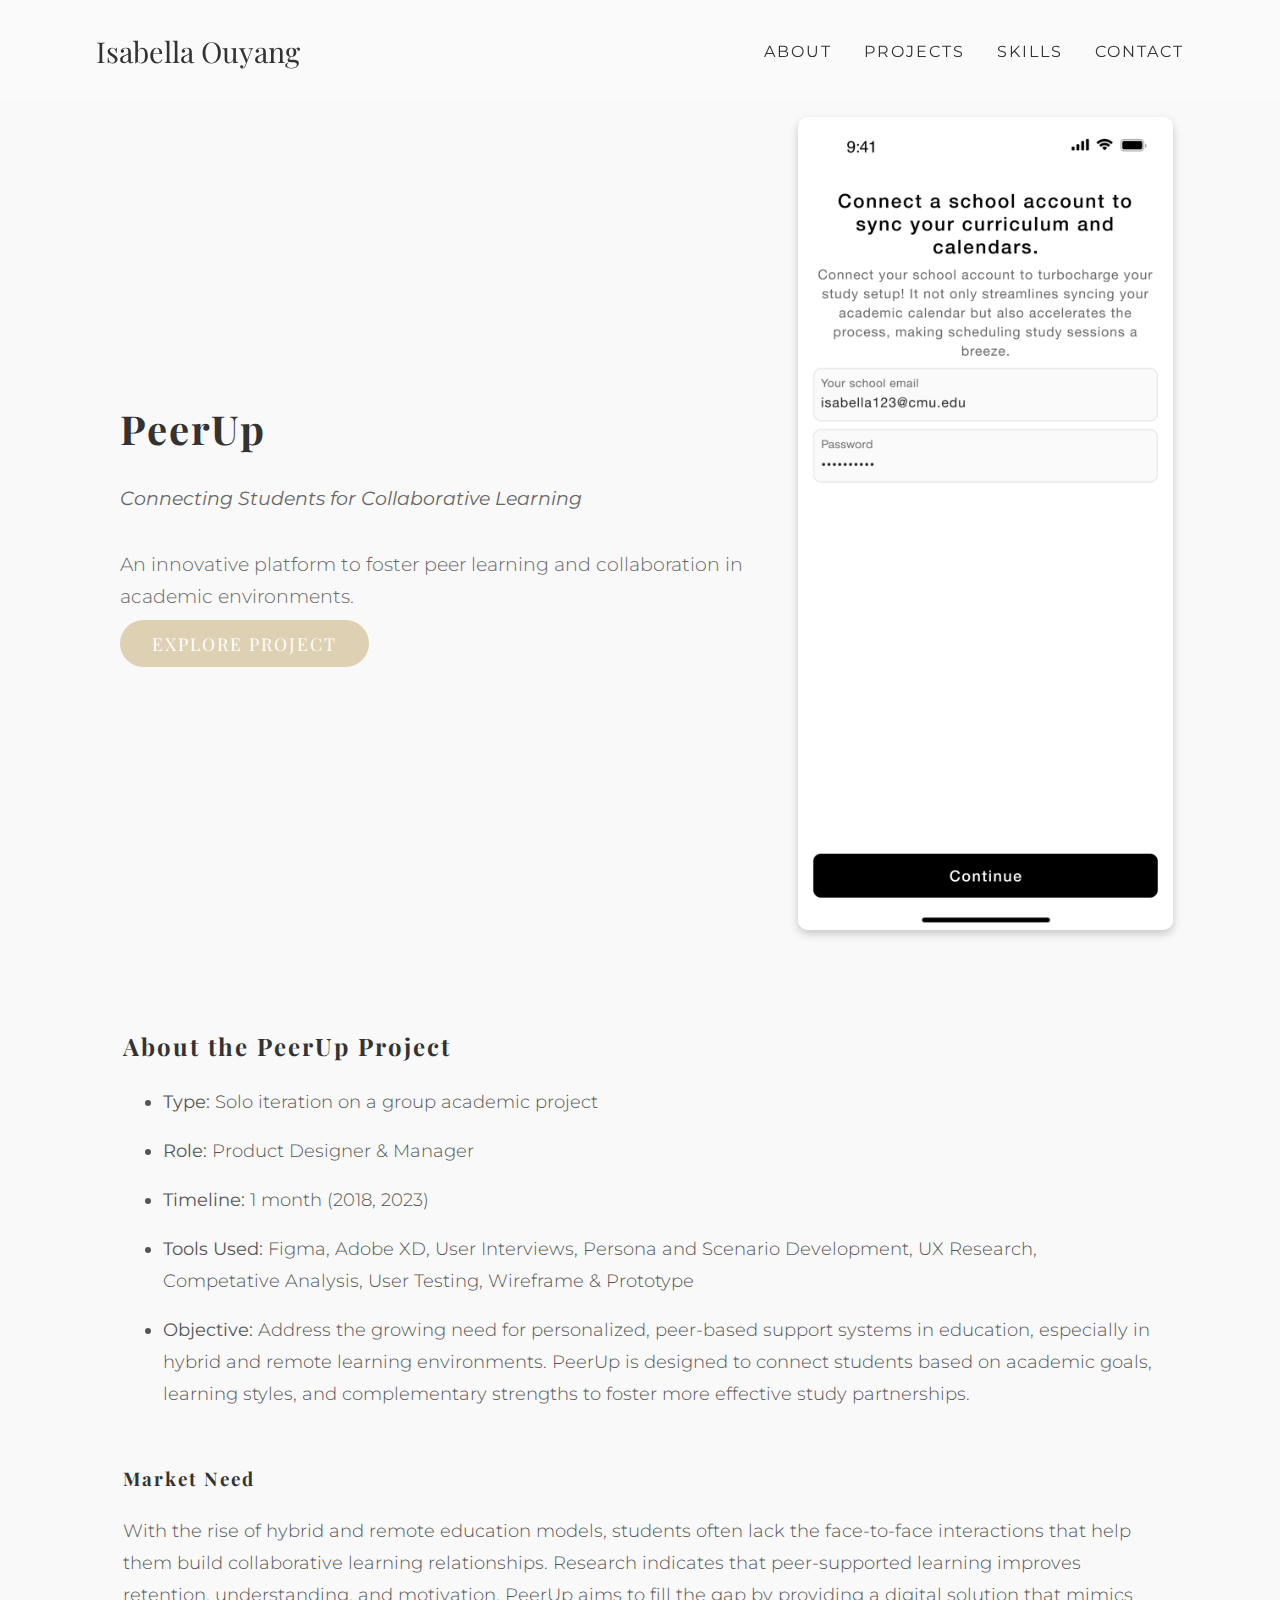
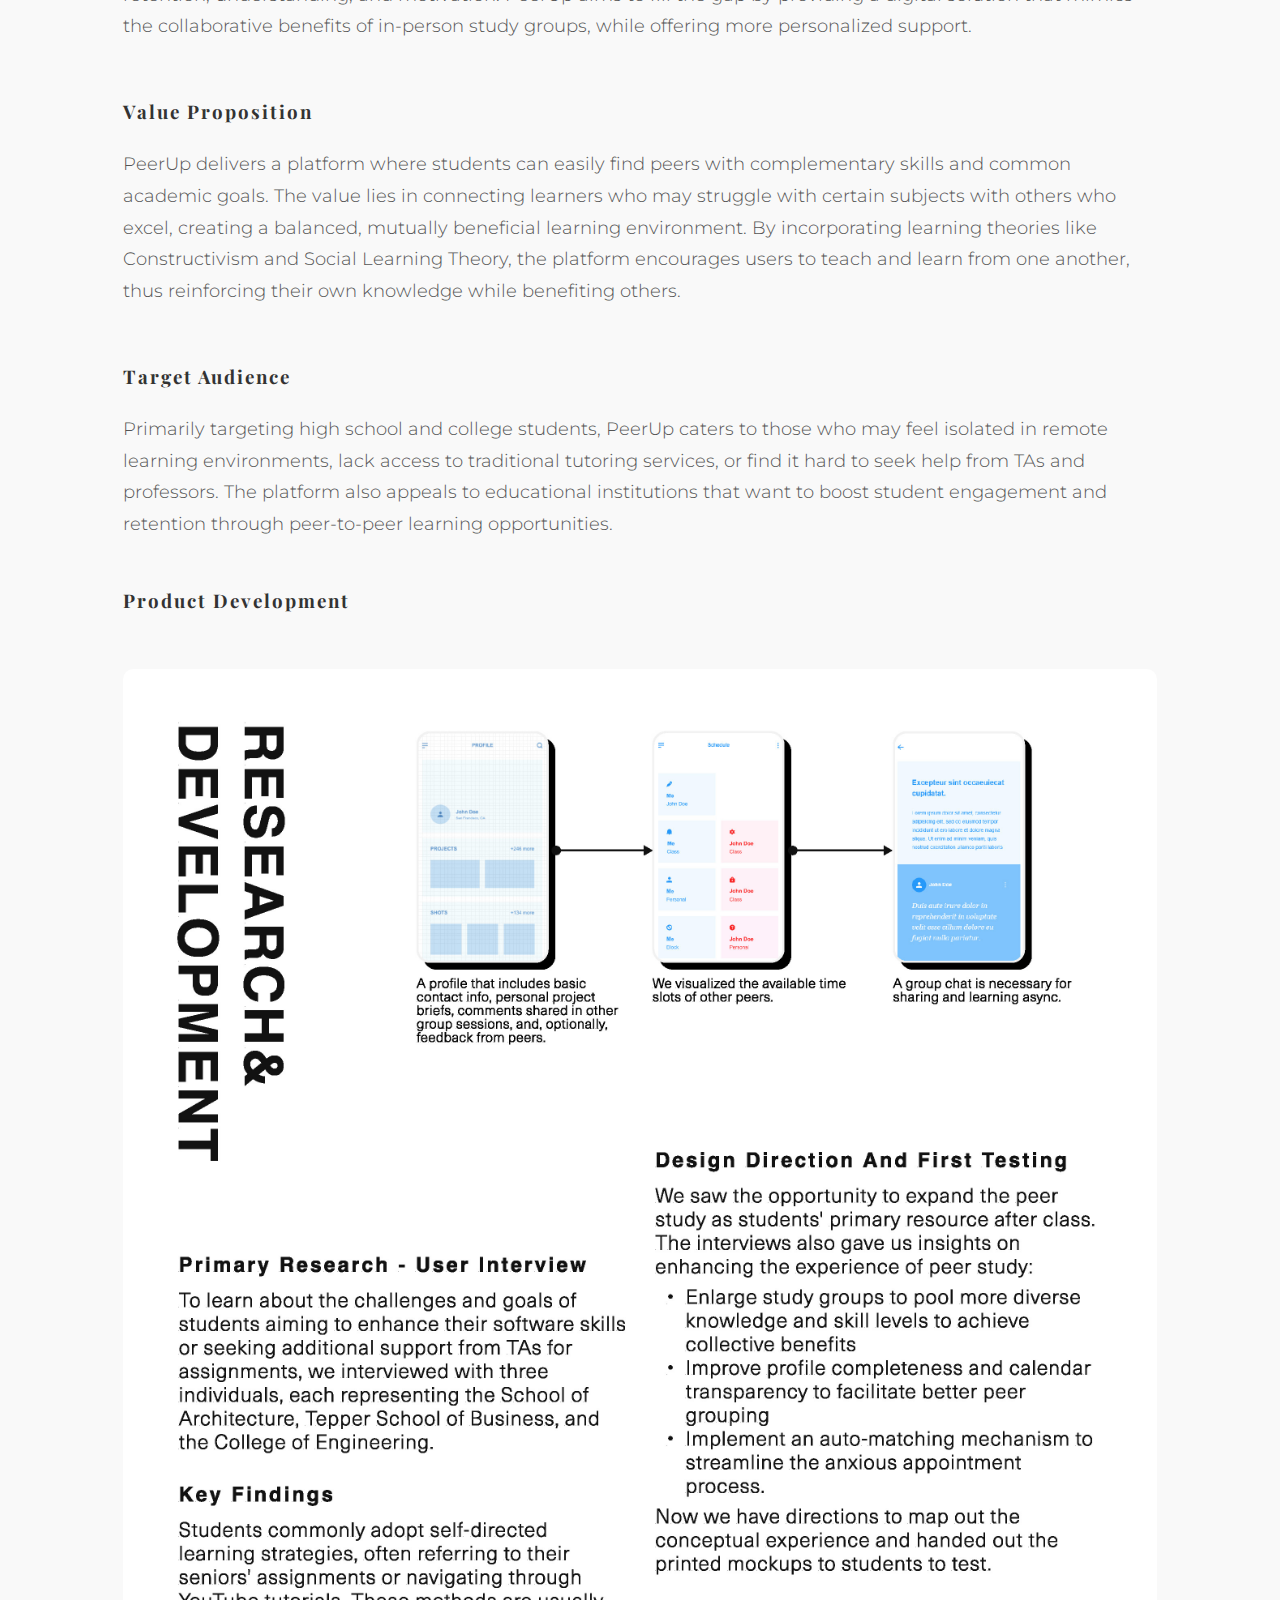
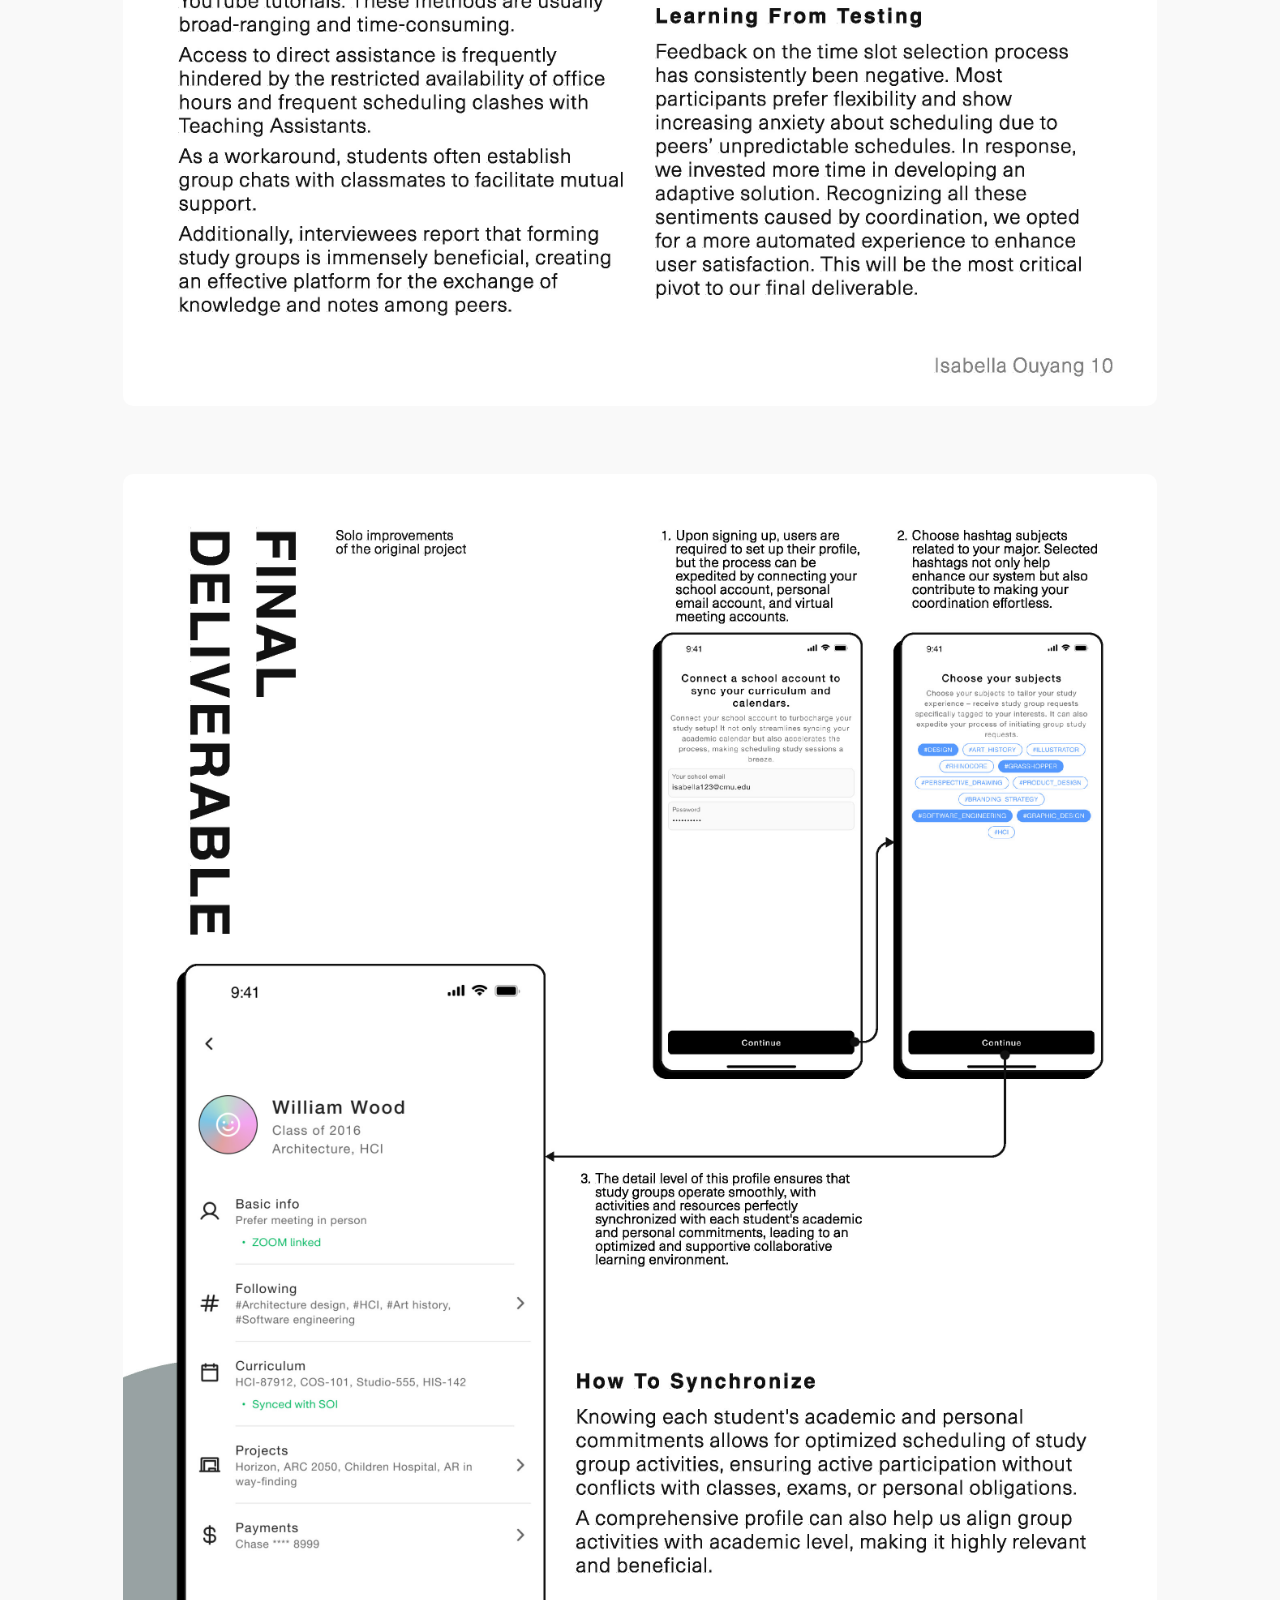
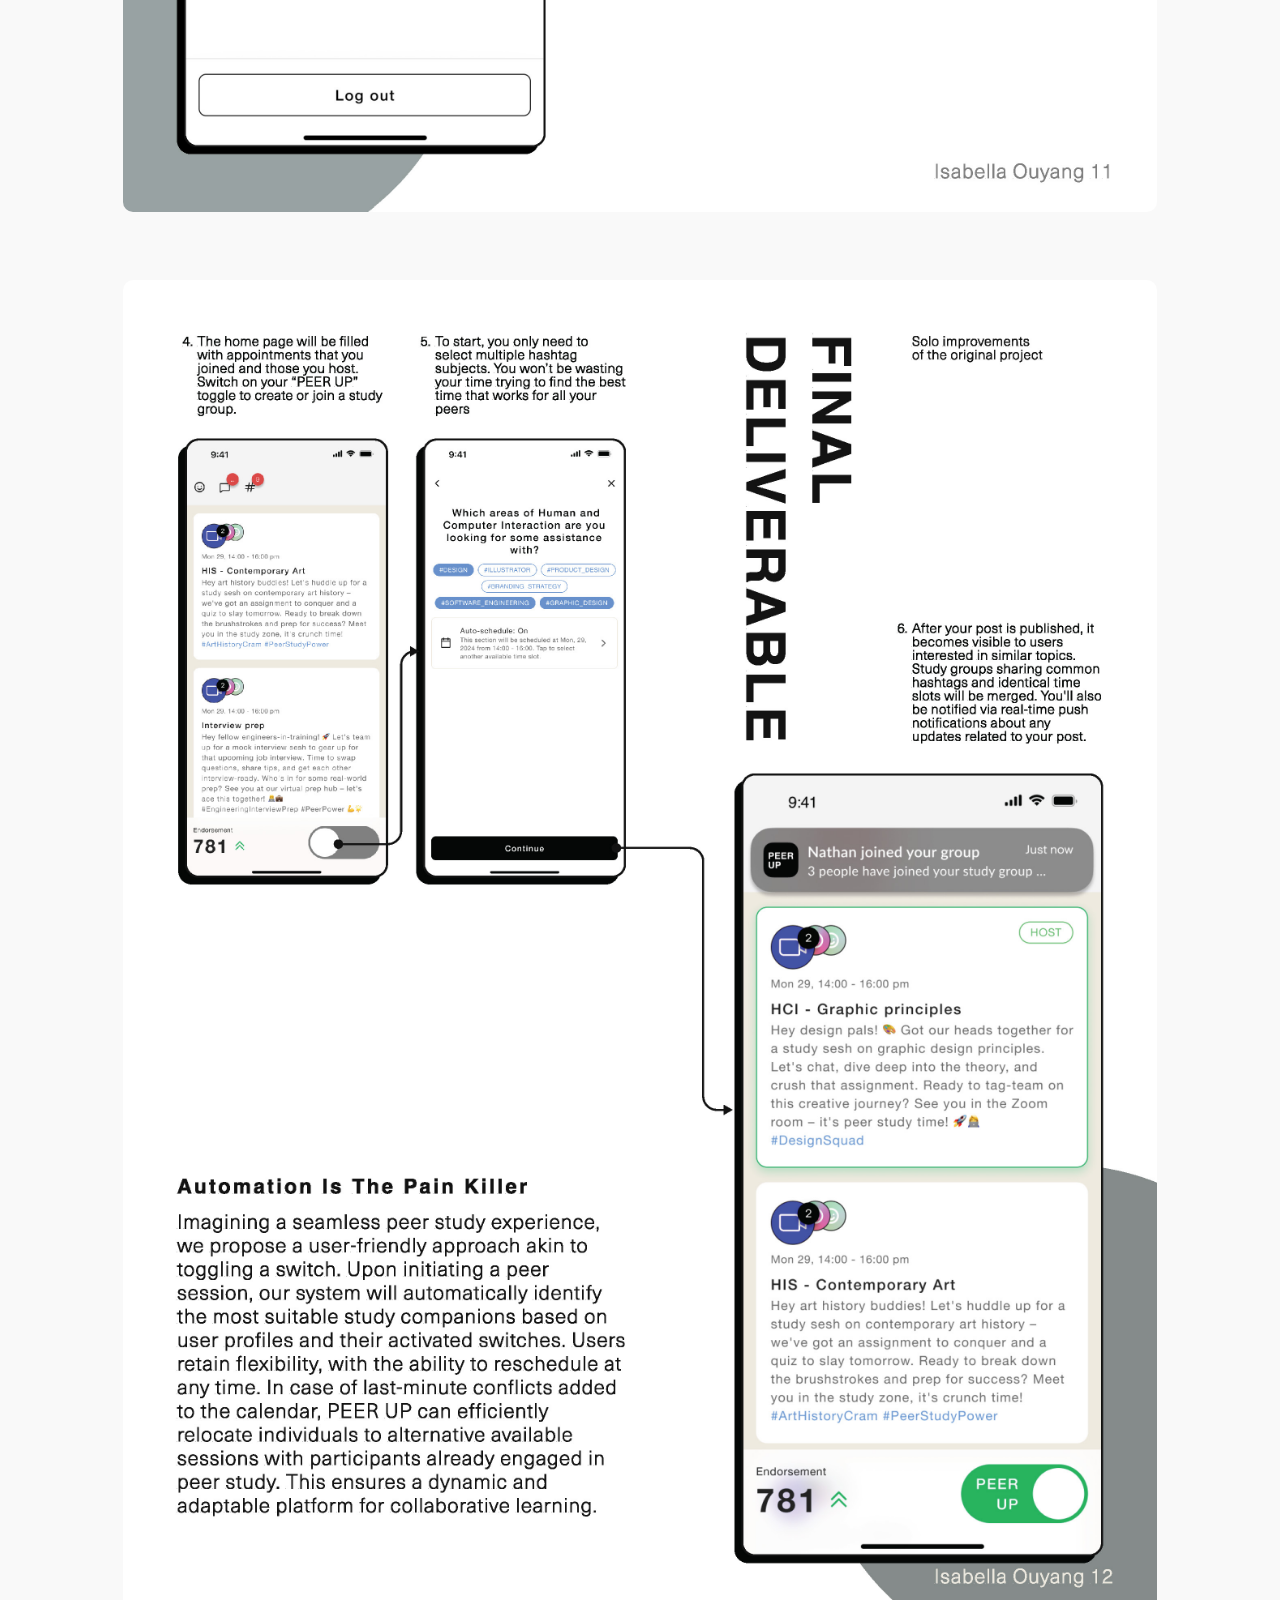
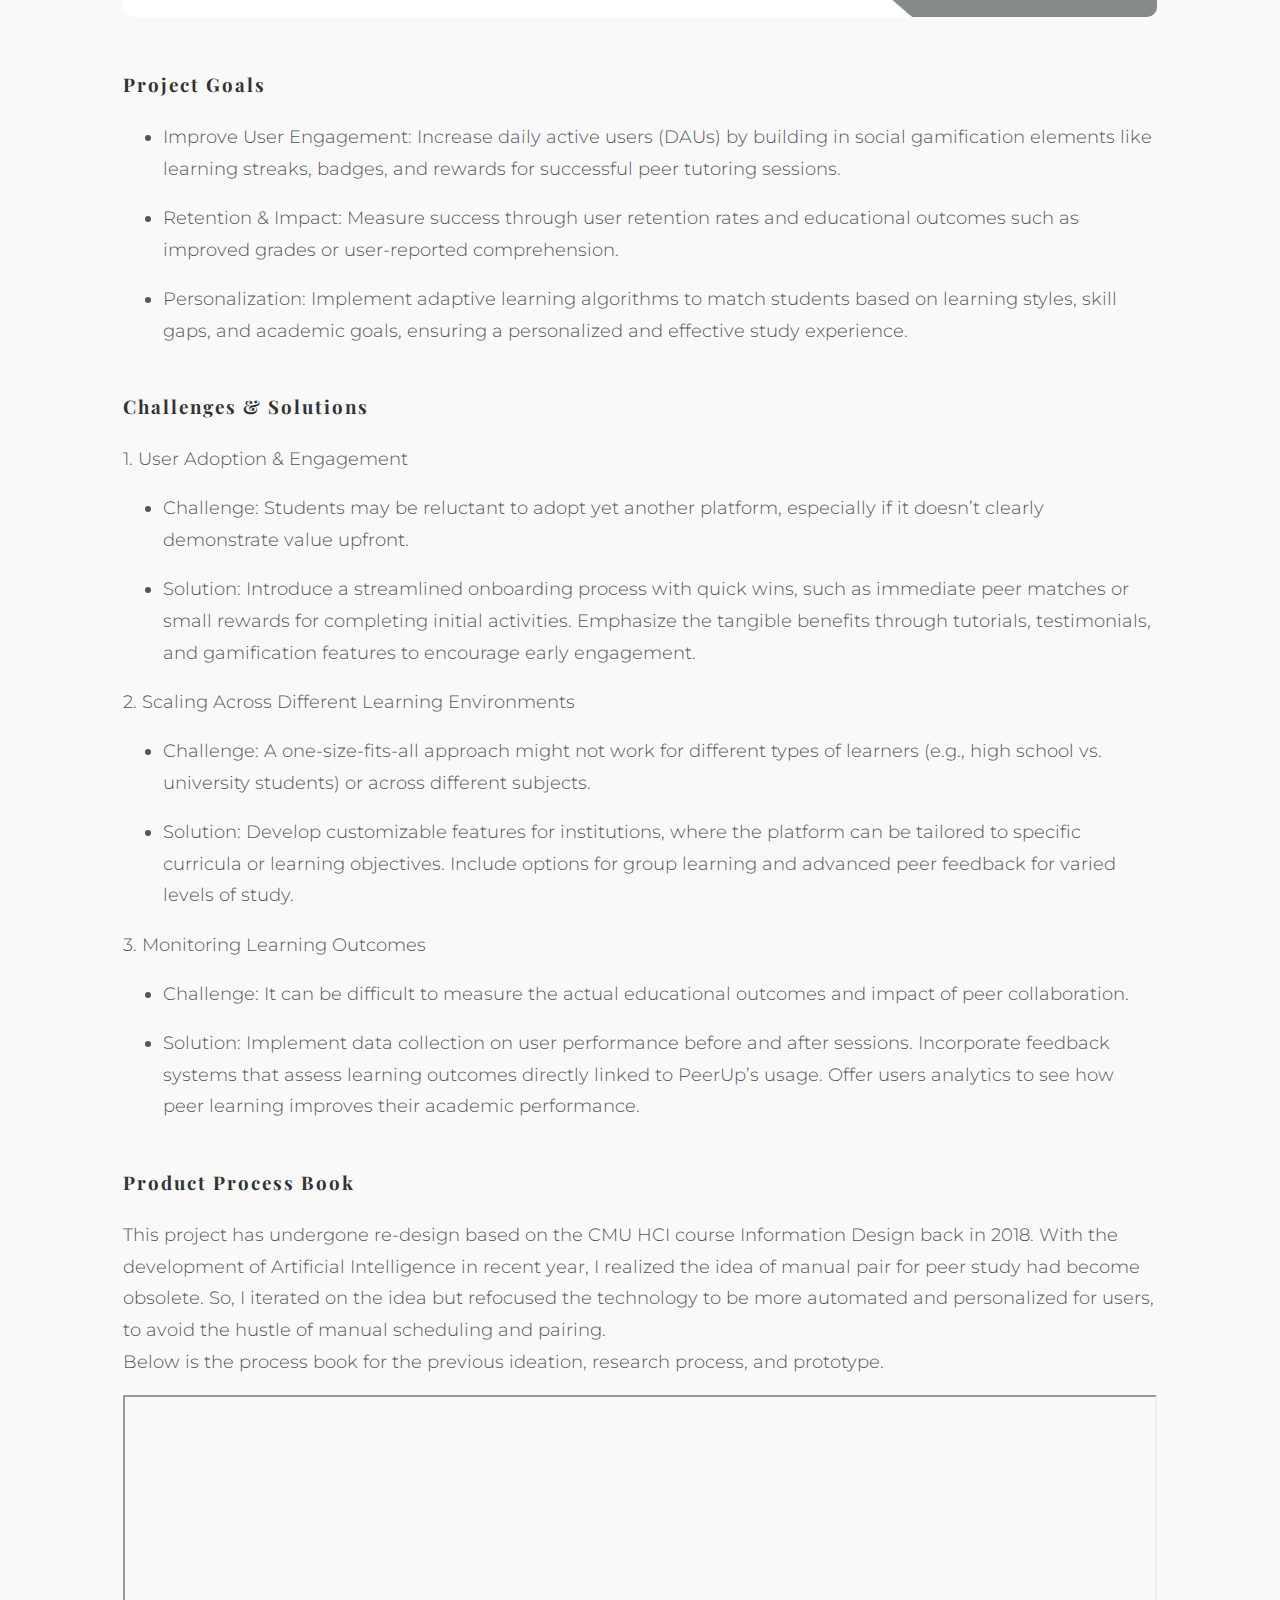
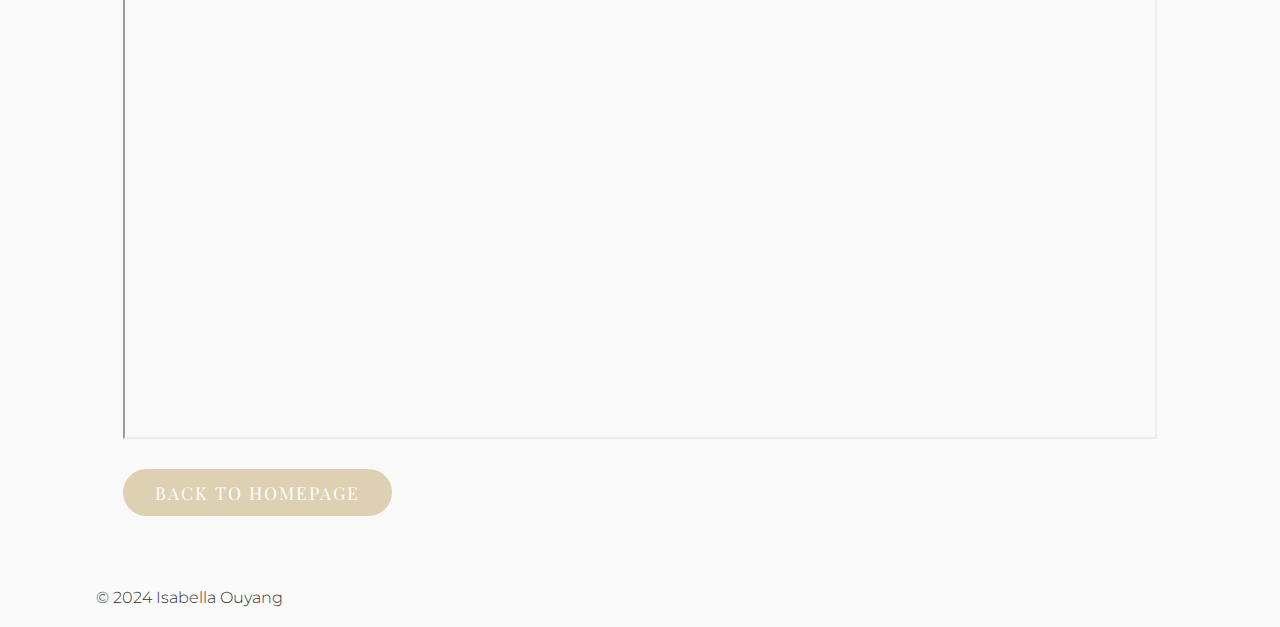
<file: PeerUp.html>
<!DOCTYPE html>
<html lang="en">
<head>
  <!-- Google tag (gtag.js) -->
<script async src="https://www.googletagmanager.com/gtag/js?id=G-MWNFN1DP6Q"></script>
<script>
  window.dataLayer = window.dataLayer || [];
  function gtag(){dataLayer.push(arguments);}
  gtag('js', new Date());

  gtag('config', 'G-MWNFN1DP6Q');
</script>
  <meta charset="UTF-8">
  <meta name="viewport" content="width=device-width, initial-scale=1.0">
  <meta name="description" content="Isabella Ouyang | Aspiring Associate Product Manager">
  <title>Isabella Ouyang | Portfolio</title>
  <link href="https://fonts.googleapis.com/css2?family=Playfair+Display:wght@400;700&family=Montserrat:wght@300;400&display=swap" rel="stylesheet">
  <link rel="stylesheet" href="styles.css">
  <script src="script.js" defer></script>
</head>
<body>

  <!-- Navigation -->
  <nav class="navbar">
    <div class="container">
      <div class="logo">
        <a href="index.html">Isabella Ouyang</a>
      </div>
      <ul class="nav-links">
        <li><a href="index.html#about">About</a></li>
        <li><a href="index.html#projects">Projects</a></li>
        <li><a href="index.html#skills">Skills</a></li>
        <li><a href="index.html#contact">Contact</a></li>
      </ul>
      <div class="mobile-menu-icon" onclick="toggleMenu()">
        <span></span>
        <span></span>
        <span></span>
      </div>
    </div>
  </nav>

  <!-- Hero Section for PeerUp -->
  <section class="prototype-hero">
    <div class="prototype-content">
    <div class="prototype-text">
      <h1>PeerUp</h1>
      <p><i><strong>Connecting Students for Collaborative Learning</strong></i><br><br>
        An innovative platform to foster peer learning and collaboration in academic environments.</p>
      <a href="#project-details" class="cta-button">Explore Project</a>
    </div>
    <div class="prototype-gif-container">
    <img
      src="img\PeerUp\PeerUp Prototype.gif"
      alt="Prototype of PeerUp"
      class="prototype-gif"
    />
    </div>
    </div>

  </section>

  <!-- Project Details Section -->
  <section id="project-details" class="project-details">
    <div class="container">
      <h2>About the PeerUp Project</h2>
      <ul>
        <li><p><strong>Type:</strong> Solo iteration on a group academic project</li>
        <li><p><strong>Role:</strong> Product Designer & Manager</li>
        <li><p><strong>Timeline:</strong> 1 month (2018, 2023)</li>
        <li><p><strong>Tools Used:</strong> Figma, Adobe XD, User Interviews, Persona and Scenario Development, UX Research, Competative Analysis, User Testing, Wireframe & Prototype</li>
        <li><p><strong>Objective:</strong> Address the growing need for personalized, peer-based support systems in education, especially in hybrid and remote learning environments. PeerUp is designed to connect students based on academic goals, learning styles, and complementary strengths to foster more effective study partnerships.</li>
      </ul>
      <br>

      <div class="project-info">
      <h3>Market Need</h3>
      <p>
        With the rise of hybrid and remote education models, students often lack the face-to-face interactions that help them build collaborative learning relationships.
        Research indicates that peer-supported learning improves retention, understanding, and motivation.
        PeerUp aims to fill the gap by providing a digital solution that mimics the collaborative benefits of in-person study groups, while offering more personalized support.
      </p>
      <br>

      <h3>Value Proposition</h3>
      <p>
        PeerUp delivers a platform where students can easily find peers with complementary skills and common academic goals.
      The value lies in connecting learners who may struggle with certain subjects with others who excel, creating a balanced, mutually beneficial learning environment.
      By incorporating learning theories like Constructivism and Social Learning Theory, the platform encourages users to teach and learn from one another, thus reinforcing their own knowledge while benefiting others.
      </p>
      <br>

      <h3>Target Audience</h3>
      <p>
        Primarily targeting high school and college students, PeerUp caters to those who may feel isolated in remote learning environments, lack access to traditional tutoring services, or find it hard to seek help from TAs and professors.
        The platform also appeals to educational institutions that want to boost student engagement and retention through peer-to-peer learning opportunities.
      </p>
      </div>

      <div class="project-image">
        <h3>Product Development</h3>
        <img src="img\PeerUp\peerup_final2.jpg" alt="PeerUp Mockup" class="responsive-img">
        <img src="img\PeerUp\peerup_final3.jpg" alt="PeerUp Mockup" class="responsive-img">
        <img src="img\PeerUp\peerup_final4.jpg" alt="PeerUp Mockup" class="responsive-img">
      </div>

      <div class="project-goals">
        <h3>Project Goals</h3>
        <ul>
          <li><p>Improve User Engagement: Increase daily active users (DAUs) by building in social gamification elements like learning streaks, badges, and rewards for successful peer tutoring sessions.</li>
          <li><p>Retention & Impact: Measure success through user retention rates and educational outcomes such as improved grades or user-reported comprehension.</li>
          <li><p>Personalization: Implement adaptive learning algorithms to match students based on learning styles, skill gaps, and academic goals, ensuring a personalized and effective study experience.</li>
        </ul>
      </div>

      <div class="project-challenges">
        <h3>Challenges & Solutions</h3>
        <p>1. User Adoption & Engagement</p>
          <ul>
          <li><p>Challenge: Students may be reluctant to adopt yet another platform, especially if it doesn’t clearly demonstrate value upfront.</li>
          <li><p>Solution: Introduce a streamlined onboarding process with quick wins, such as immediate peer matches or small rewards for completing initial activities. Emphasize the tangible benefits through tutorials, testimonials, and gamification features to encourage early engagement.</li>
          </ul>
        <p>2. Scaling Across Different Learning Environments</p>
          <ul>
            <li><p>Challenge: A one-size-fits-all approach might not work for different types of learners (e.g., high school vs. university students) or across different subjects.</li>
            <li><p>Solution: Develop customizable features for institutions, where the platform can be tailored to specific curricula or learning objectives.
              Include options for group learning and advanced peer feedback for varied levels of study.</li>
          </ul>
          <p>3. Monitoring Learning Outcomes</p>
            <ul>
              <li><p>Challenge: It can be difficult to measure the actual educational outcomes and impact of peer collaboration.</li>
              <li><p>Solution: Implement data collection on user performance before and after sessions.
                Incorporate feedback systems that assess learning outcomes directly linked to PeerUp’s usage.
                Offer users analytics to see how peer learning improves their academic performance.</li>
            </ul>
      </div>

      <div class="project-process">
        <h3>Product Process Book</h3>
        <p>  This project has undergone re-design based on the CMU HCI course Information Design back in 2018.
        With the development of Artificial Intelligence in recent year, I realized the idea of manual pair for peer study had become obsolete.
        So, I iterated on the idea but refocused the technology to be more automated and personalized for users, to avoid the hustle of manual scheduling and pairing.
        <br>Below is the process book for the previous ideation, research process, and prototype.
        </p>
        <div class="iframe-container">
          <iframe src="https://drive.google.com/file/d/1j85zwm7e0FL3WVebwbNZ0lropR2-6j_F/preview" width="100%" height="640px"></iframe>
        </div>
      </div>
      <br><br>


      <a href="index.html" class="cta-button">Back to Homepage</a>
    </div>
  </section>

  <!-- Footer -->
  <footer>
    <div class="container">
      <p>© 2024 Isabella Ouyang</p>
    </div>
  </footer>

</body>
</html>
</file>
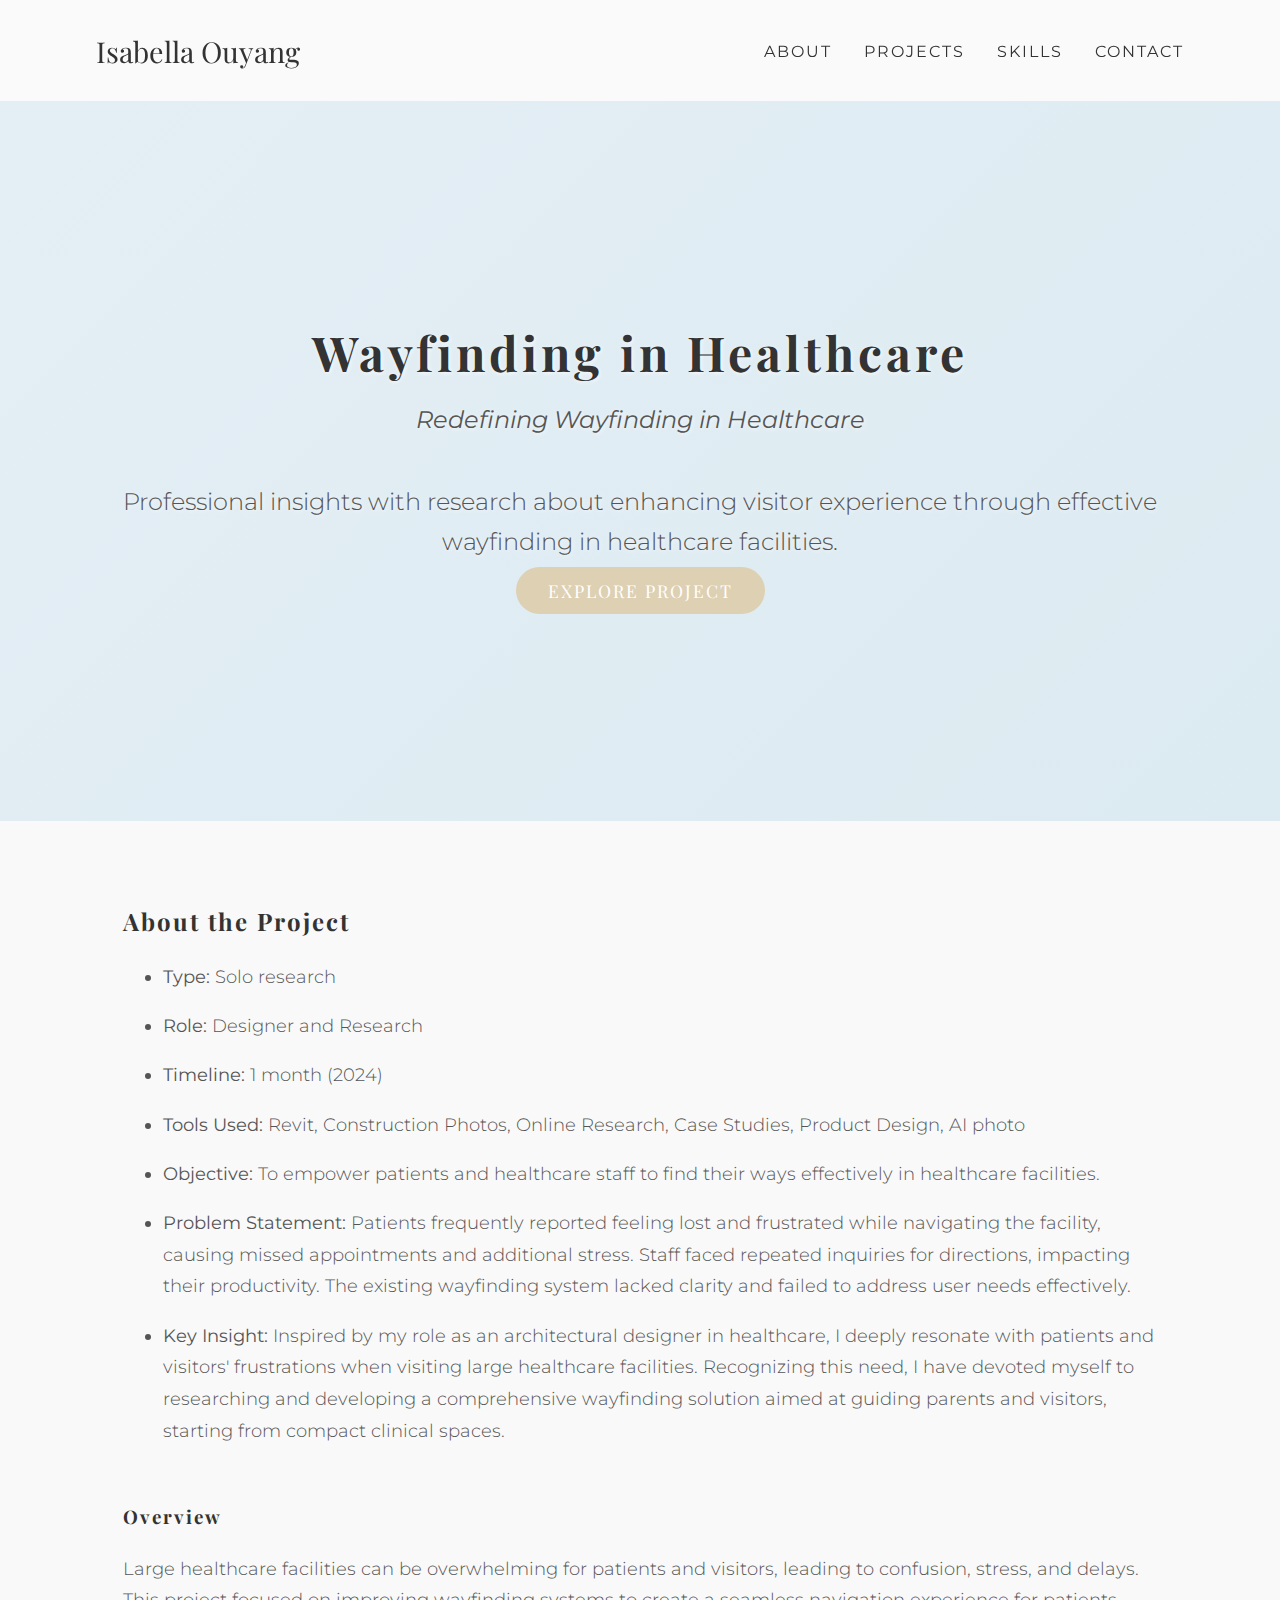
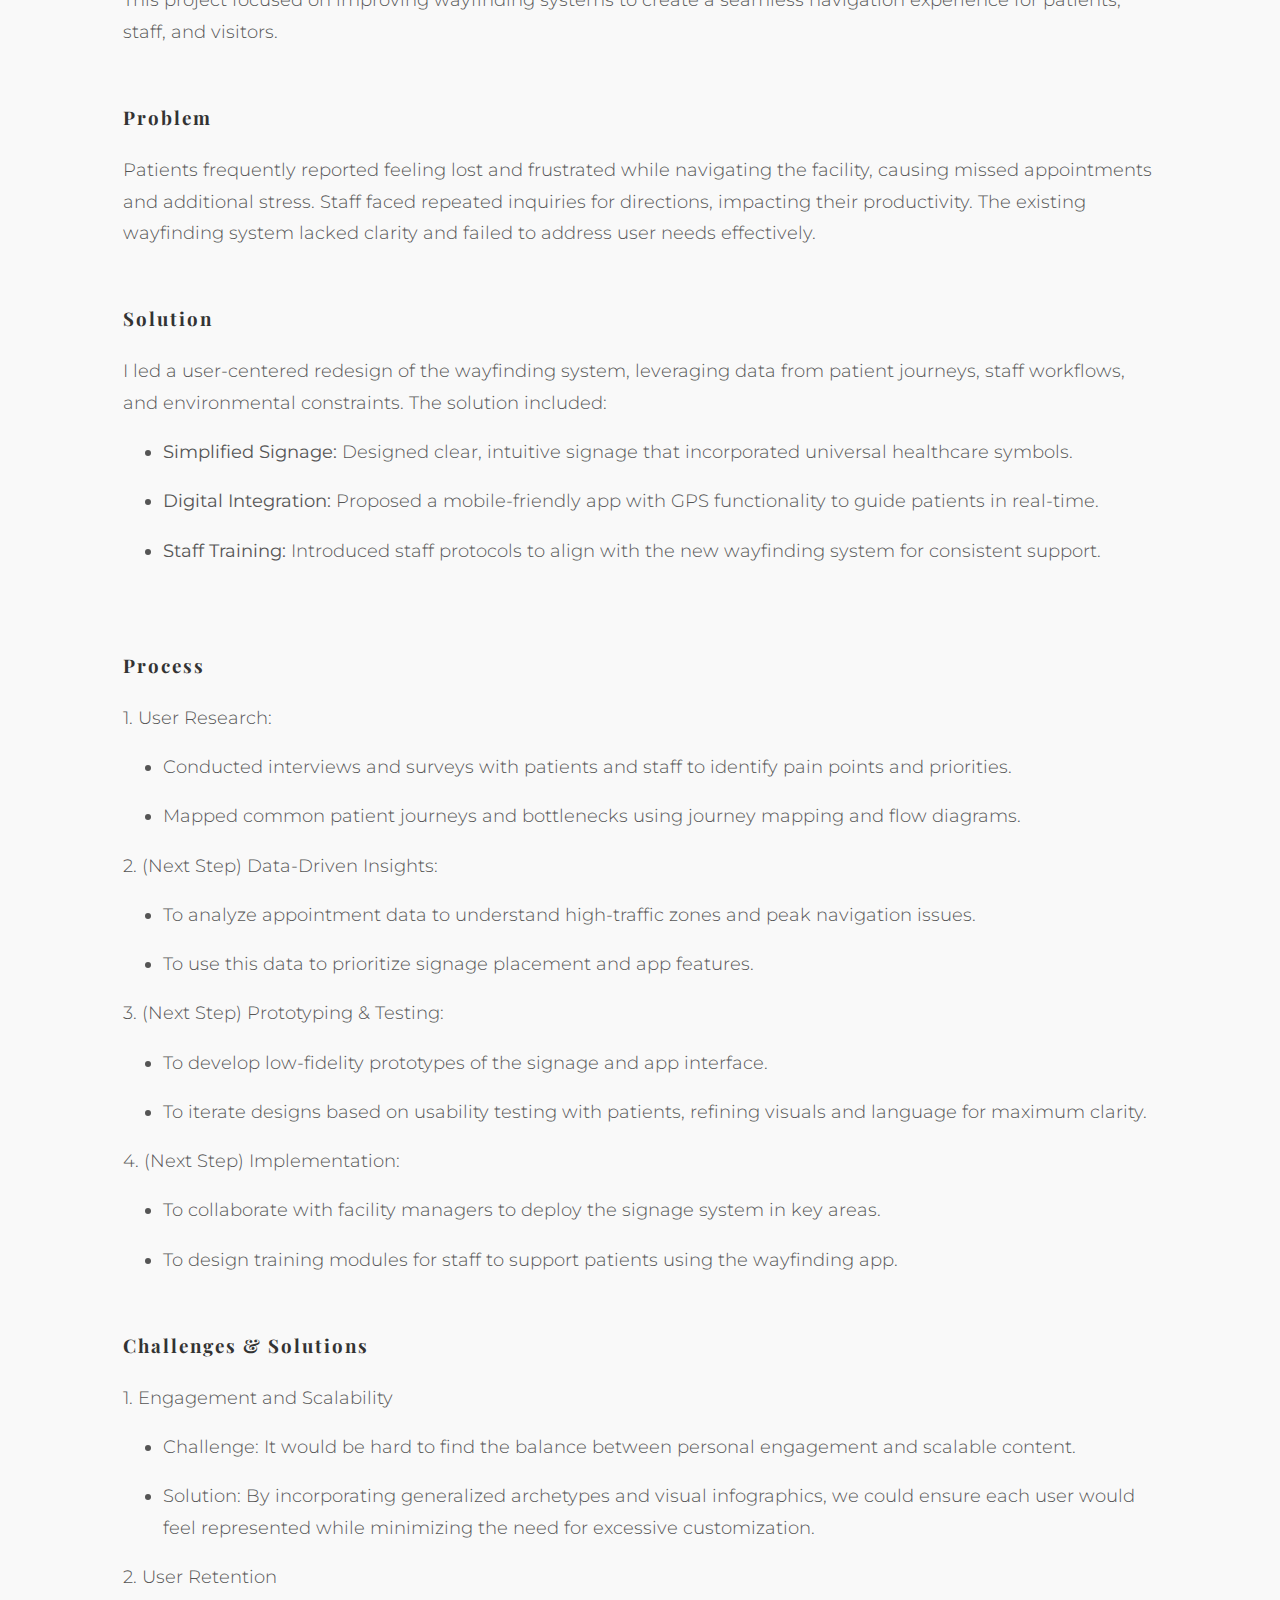
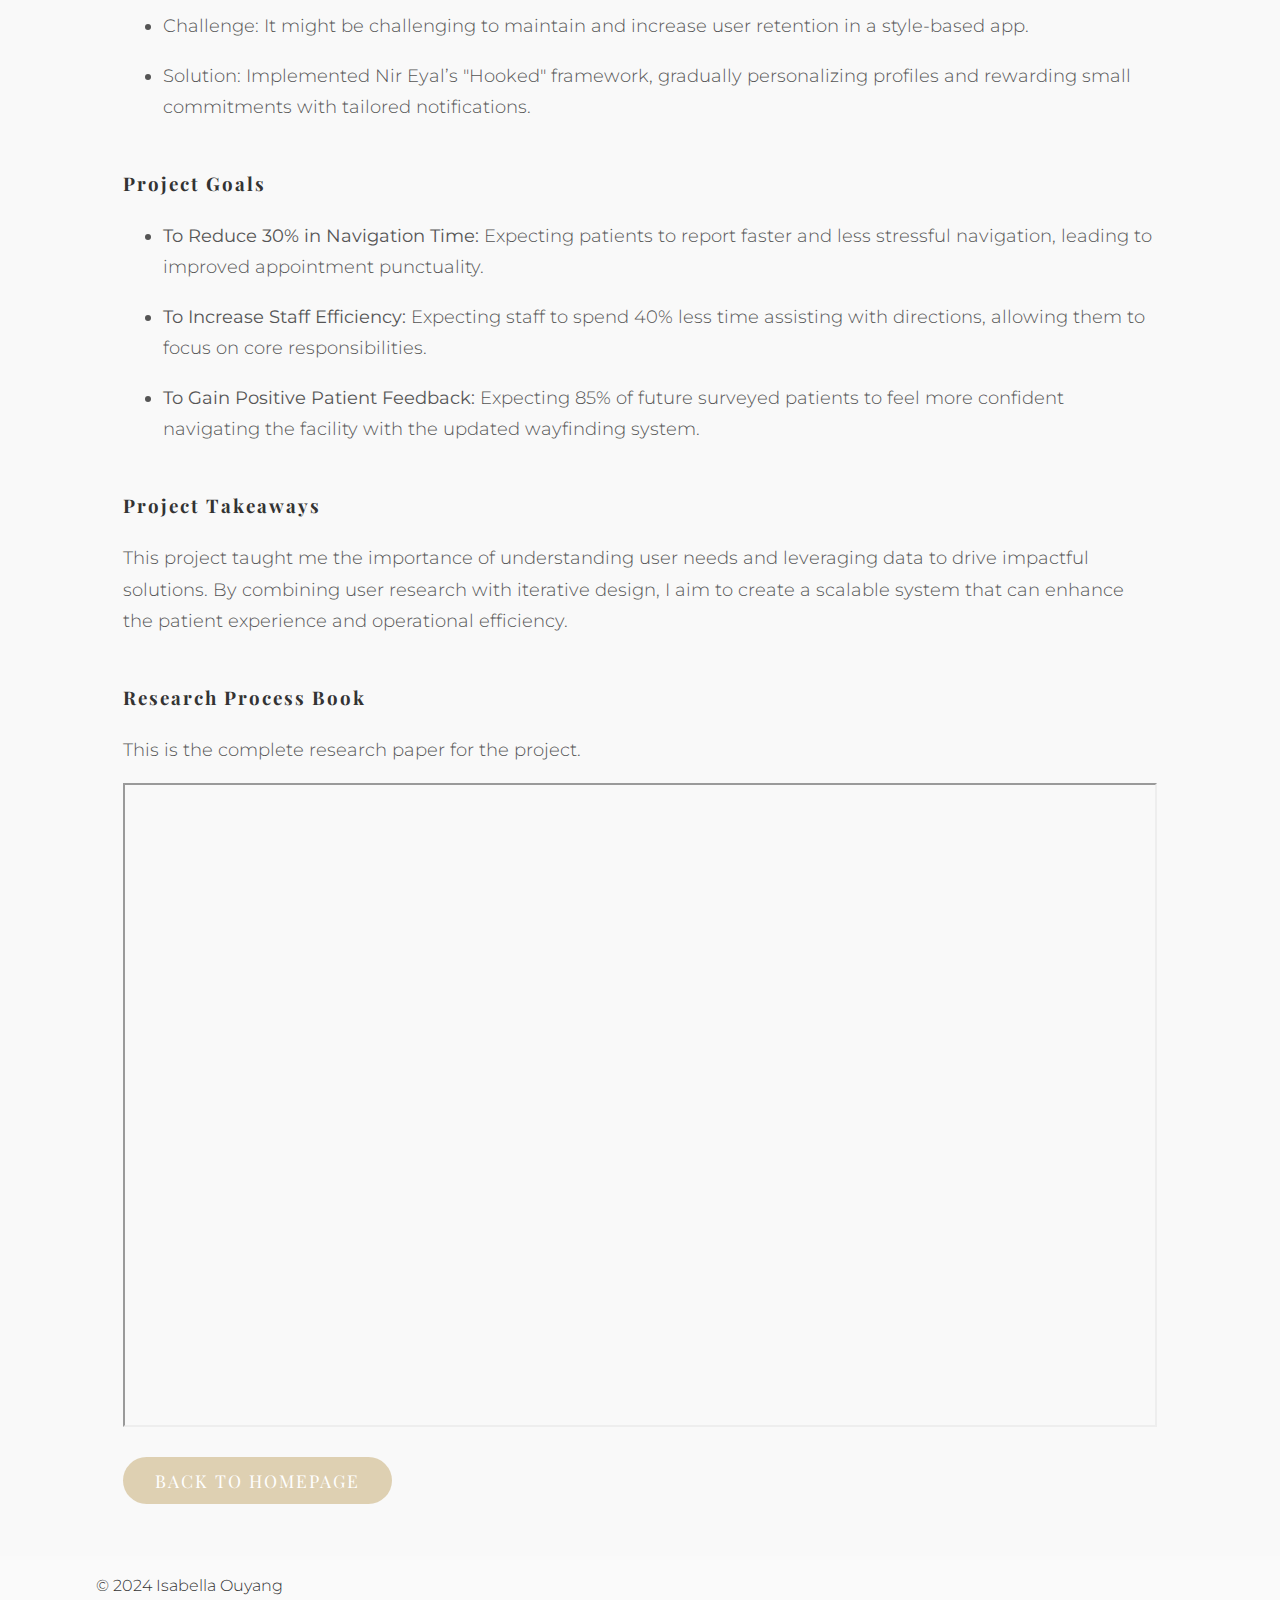
<file: Wayfinding.html>
<!DOCTYPE html>
<html lang="en">
<head>
  <meta charset="UTF-8">
  <meta name="viewport" content="width=device-width, initial-scale=1.0">
  <meta name="description" content="Isabella Ouyang | Aspiring Associate Product Manager">
  <title>Isabella Ouyang | Portfolio</title>
  <link href="https://fonts.googleapis.com/css2?family=Playfair+Display:wght@400;700&family=Montserrat:wght@300;400&display=swap" rel="stylesheet">
  <link rel="stylesheet" href="styles.css">
  <script src="script.js" defer></script>
</head>
<body>

  <!-- Navigation -->
  <nav class="navbar">
    <div class="container">
      <div class="logo">
        <a href="index.html">Isabella Ouyang</a>
      </div>
      <ul class="nav-links">
        <li><a href="index.html#about">About</a></li>
        <li><a href="index.html#projects">Projects</a></li>
        <li><a href="index.html#skills">Skills</a></li>
        <li><a href="index.html#contact">Contact</a></li>
      </ul>
      <div class="mobile-menu-icon" onclick="toggleMenu()">
        <span></span>
        <span></span>
        <span></span>
      </div>
    </div>
  </nav>

  <!-- Hero Section for PeerUp -->
  <section class="hero-section project-hero">
    <div class="container hero-text">
      <h1>Wayfinding in Healthcare</h1>
      <p><i><strong>Redefining Wayfinding in Healthcare</strong></i><br><br>
        Professional insights with research about enhancing visitor experience through effective wayfinding in healthcare facilities.</p>
      <a href="#project-details" class="cta-button">Explore Project</a>
    </div>
  </section>

  <!-- Project Details Section -->
  <section id="project-details" class="project-details">
    <div class="container">
      <h2>About the Project</h2>
      <ul>
        <li><p><strong>Type:</strong> Solo research</li>
        <li><p><strong>Role:</strong> Designer and Research</li>
        <li><p><strong>Timeline:</strong> 1 month (2024)</li>
        <li><p><strong>Tools Used:</strong> Revit, Construction Photos, Online Research, Case Studies, Product Design, AI photo</li>
        <li><p><strong>Objective:</strong> To empower patients and healthcare staff to find their ways effectively in healthcare facilities.</li>
        <li><p><strong>Problem Statement:</strong> Patients frequently reported feeling lost and frustrated while navigating the facility, causing missed appointments and additional stress. Staff faced repeated inquiries for directions, impacting their productivity.
          The existing wayfinding system lacked clarity and failed to address user needs effectively.</li>
        <li><p><strong>Key Insight:</strong> Inspired by my role as an architectural designer in healthcare, I deeply resonate with patients and visitors' frustrations when visiting large healthcare facilities. Recognizing this need, I have devoted myself to researching and developing a comprehensive wayfinding solution aimed at guiding parents and visitors, starting from compact clinical spaces.
      </p></li>

      </ul>
      <br>

      <div class="project-info">
      <h3>Overview</h3>
      <p>
        Large healthcare facilities can be overwhelming for patients and visitors, leading to confusion, stress, and delays.
        This project focused on improving wayfinding systems to create a seamless navigation experience for patients, staff, and visitors.
      </p>
      <br>

      <h3>Problem</h3>
      <p>
        Patients frequently reported feeling lost and frustrated while navigating the facility, causing missed appointments and additional stress.
        Staff faced repeated inquiries for directions, impacting their productivity.
        The existing wayfinding system lacked clarity and failed to address user needs effectively.
      </p>
      <br>

      <h3>Solution</h3>
      <p>
      I led a user-centered redesign of the wayfinding system, leveraging data from patient journeys, staff workflows, and environmental constraints. The solution included:
      <ul>
        <li><p><strong>Simplified Signage:</strong> Designed clear, intuitive signage that incorporated universal healthcare symbols.
        <li><p><strong>Digital Integration:</strong> Proposed a mobile-friendly app with GPS functionality to guide patients in real-time.
        <li><p><strong>Staff Training:</strong> Introduced staff protocols to align with the new wayfinding system for consistent support.
      </ul>
      </p>
      <br>
      </div>

      <div class="project-image">
        <h3>Process</h3>
        <p>1. User Research:</p>
          <ul>
          <li><p>Conducted interviews and surveys with patients and staff to identify pain points and priorities.</li>
          <li><p>Mapped common patient journeys and bottlenecks using journey mapping and flow diagrams.</li>
          </ul>
        <p>2. (Next Step) Data-Driven Insights:</p>
          <ul>
            <li><p>To analyze appointment data to understand high-traffic zones and peak navigation issues.</li>
            <li><p>To use this data to prioritize signage placement and app features.</li>
          </ul>
          <p>3. (Next Step) Prototyping & Testing:</p>
            <ul>
              <li><p>To develop low-fidelity prototypes of the signage and app interface.</li>
              <li><p>To iterate designs based on usability testing with patients, refining visuals and language for maximum clarity.</li>
            </ul>
            <p>4. (Next Step) Implementation:</p>
              <ul>
                <li><p>To collaborate with facility managers to deploy the signage system in key areas.</li>
                <li><p>To design training modules for staff to support patients using the wayfinding app.</li>
              </ul>
      <br>
      </div>

      <div class="project-challenges">
        <h3>Challenges & Solutions</h3>
        <p>1. Engagement and Scalability</p>
          <ul>
          <li><p>Challenge: It would be hard to find the balance between personal engagement and scalable content.</li>
          <li><p>Solution: By incorporating generalized archetypes and visual infographics, we could ensure each user would feel represented while minimizing the need for excessive customization.</li>
          </ul>
        <p>2. User Retention</p>
          <ul>
            <li><p>Challenge: It might be challenging to maintain and increase user retention in a style-based app.</li>
            <li><p>Solution: Implemented Nir Eyal’s "Hooked" framework, gradually personalizing profiles and rewarding small commitments with tailored notifications.</li>
          </ul>
      </div>


      <div class="project-goals">
        <h3>Project Goals</h3>
              <ul>
                <li><p><strong>To Reduce 30% in Navigation Time:</strong> Expecting patients to report faster and less stressful navigation, leading to improved appointment punctuality.</li>
                <li><p><strong>To Increase Staff Efficiency:</strong> Expecting staff to spend 40% less time assisting with directions, allowing them to focus on core responsibilities.</li>
                <li><p><strong>To Gain Positive Patient Feedback:</strong> Expecting 85% of future surveyed patients to feel more confident navigating the facility with the updated wayfinding system.</li>
              </ul>
      </div>

      <div class="project-goals">
        <h3>Project Takeaways</h3>
          <p>This project taught me the importance of understanding user needs and leveraging data to drive impactful solutions.
            By combining user research with iterative design, I aim to create a scalable system that can enhance the patient experience and operational efficiency.
            </p>
      </div>

      <div class="project-process">
        <h3>Research Process Book</h3>
        <p> This is the complete research paper for the project.
        </p>
        <div class="iframe-container">
          <iframe src="https://drive.google.com/file/d/1hkp7cfr49Wezgbcb8XVE1U9Qs63EmWTR/preview" width="100%" height="640px"></iframe>
        </div>
      </div>
      <br><br>


      <a href="index.html" class="cta-button">Back to Homepage</a>
    </div>
  </section>

  <!-- Footer -->
  <footer>
    <div class="container">
      <p>© 2024 Isabella Ouyang</p>
    </div>
  </footer>

</body>
</html>
</file>
<file: styles.css>
/* Global Styles */
body {
  font-family: 'Playfair Display', serif;
  margin: 0;
  padding: 0;
  background-color: #fafafa;
  color: #333;
}

h1, h2, h3 {
  font-family: 'Playfair Display', serif;
  letter-spacing: 2px;
}

p {
  font-family: 'Montserrat', sans-serif;
  font-weight: 300;
  line-height: 1.7;
}

.container {
  width: 85%;
  max-width: 1200px;
  margin: 0 auto;
}

/* Prototype Hero Section with Gifs */
.prototype-hero {
  display: flex;
  justify-content: center;
  align-items: center;
  height: auto;
  padding: 1rem;
  background-color: #f9f9f9;
}

.prototype-content {
  display: flex;
  flex-direction: column; /* Default: Stack for small screens */
  align-items: center;
  width: 100%;
  max-width: 1200px;
  text-align: center;
}

.prototype-text {
  margin-bottom: 1rem;
}

.prototype-text h1 {
  font-size: 2.5rem;
  color: #333;
}

.prototype-text p {
  font-size: 1.2rem;
  color: #666;
  margin-top: 1rem;
}

.prototype-gif-container {
  width: 100%;
  display: flex;
  justify-content: center;
}

.prototype-gif {
  width: 375px; /* Fixed width resembling a phone screen */
  max-width: 100%; /* Ensures it doesn't exceed container width */
  height: auto; /* Maintain aspect ratio */
  border-radius: 10px;
  box-shadow: 0 4px 10px rgba(0, 0, 0, 0.2);
}

.prototype-video {
  width: 375px; /* Fixed width resembling a phone screen */
  max-width: 100%; /* Ensure it doesn't exceed container width */
  height: auto; /* Maintain aspect ratio */
  border-radius: 50px;
  box-shadow: 0 4px 10px rgba(0, 0, 0, 0.2);
}


/* Hero Section with Gradient Animation */
.hero-section {
  height: 100vh;
  display: flex;
  align-items: center;
  justify-content: center;
  background: linear-gradient(135deg, #e4eff5, #f8f3f7);
  animation: gradientBackground 15s ease infinite;
  color: white;
  text-align: center;
  position: relative;
}

@keyframes gradientBackground {
  0% {
    background: linear-gradient(135deg, #e4eff5, #f8f3f7);
  }
  50% {
    background: linear-gradient(135deg, #f5f0e1, #d3e0ea);
  }
  100% {
    background: linear-gradient(135deg, #e4eff5, #f8f3f7);
  }
}

.hero-text h1 {
  font-size: 4rem;
  letter-spacing: 4px;
  color: #333;
}

.hero-text p {
  font-size: 1.5rem;
  margin: 1.5rem 0;
  color: #333;
}

/* Navbar Styles */
nav.navbar {
  position: sticky;
  top: 0;
  width: 100%;
  padding: 1.5rem 0;
  background-color: transparent;
  z-index: 1000;
  transition: background-color 0.5s ease;
}

nav.navbar.hidden {
  top: -100px; /* Adjust this value based on your navbar height */
}

nav.navbar.scrolled {
  background-color: rgba(255, 255, 255, 0.9); /* Change background when scrolled */
  box-shadow: 0 4px 10px rgba(0, 0, 0, 0.1); /* Add shadow when scrolled */
}

nav.navbar .container {
  display: flex;
  justify-content: space-between;
  align-items: center; /* Align logo and nav-links on the same line */
}

.navbar .logo a {
  font-family: 'Playfair Display', serif;
  font-size: 1.8rem;
  color: #333;
  text-decoration: none;
}

.nav-links {
  display: flex;
  gap: 2rem;
  align-items: center; /* Align the nav-links vertically with the logo */
}

.nav-links li {
  list-style: none;
}

.nav-links a {
  font-family: 'Montserrat', sans-serif;
  font-size: 1rem;
  font-weight: 400;
  letter-spacing: 2px;
  text-transform: uppercase;
  color: #333;
  text-decoration: none;
  position: relative;
}

.nav-links a::before {
  content: '';
  position: absolute;
  width: 0;
  height: 2px;
  bottom: -2px;
  left: 0;
  background-color: #d1bc92;
  visibility: hidden;
  transition: all 0.3s ease-in-out;
}

.nav-links a:hover::before {
  visibility: visible;
  width: 100%;
}


.mobile-menu-icon {
  display: none;
  flex-direction: column;
  cursor: pointer;
  width: 30px;
}

.mobile-menu-icon span {
  background-color: #333;
  height: 3px;
  margin: 5px 0;
  width: 100%;
  transition: transform 0.3s ease-in-out;
}

.mobile-menu-icon.open span:nth-child(1) {
  transform: rotate(45deg) translate(5px, 5px);
}

.mobile-menu-icon.open span:nth-child(2) {
  opacity: 0;
}

.mobile-menu-icon.open span:nth-child(3) {
  transform: rotate(-45deg) translate(5px, -5px);
}

/* Media Queries for Project Hero*/
@media (min-width: 768px) {
  .prototype-content {
    flex-direction: row; /* Place text and GIF side by side */
    text-align: left;
    justify-content: space-between;
    align-items: center;
  }

  .prototype-text {
    width: 60%; /* Allocate 40% for text */
    margin-left: 5rem;
    margin-right: 1rem;
  }

  .prototype-gif-container {
    width: 40%; /* Allocate 60% for GIF */
    justify-content: flex-start;
  }

  .prototype-gif {
    width: 375px; /* Fixed width remains consistent for wide screens */
  }
}

@media (max-width: 768px) {
  .prototype-content {
    flex-direction: column; /* Stack text and GIF */
    align-items: center;
  }

  .prototype-gif {
    width: 100%; /* Full width for small screens */
    max-width: 100%; /* Ensure no overflow */
    margin-top: 5rem;
  }

  .prototype-video {
    width: 100%; /* Fixed width resembling a phone screen */
    max-width: 100%; /* Ensure it doesn't exceed container width */
    margin-top: 5rem; /* Maintain aspect ratio */
    border-radius: 60px;
  }

  .prototype-text {
    text-align: center;
    width: 100%; /* Expand text width for better alignment */
  }
}


/* Hero Section for Landing Page */
.hero-section {
  background: url('hero-bg.jpg') center/cover no-repeat;
  height: 100vh;
  display: flex;
  align-items: center;
  justify-content: center;
  color: white;
}

.hero-section .container {
  text-align: center;
}

.hero-text h1 {
  font-size: 4rem;
  margin: 0;
  letter-spacing: 4px;
}

.hero-text p {
  font-size: 1.5rem;
  margin: 1.5rem 0;
}

.cta-button {
  background-color: #ded0b2;
  color: white;
  padding: 0.75rem 2rem;
  border-radius: 50px;
  font-size: 1.1rem;
  text-transform: uppercase;
  text-decoration: none;
  letter-spacing: 2px;
  transition: background 0.3s;
}

.cta-button:hover {
  background-color: #d1bc92;
}

.about-section, .projects-section, .skills-section, .contact-section {
  padding: 8rem 0;
}

.about-section {
  background-color: #f5f5f5;
}

.projects-container {
  display: grid;
  grid-template-columns: repeat(3, 1fr); /* Default: 3 columns */
  gap: 2rem; /* Space between cards */
}

.project-card {
  background-color: white;
  box-shadow: 0 4px 20px rgba(0, 0, 0, 0.1);
  padding: 2rem;
  border-radius: 10px;
  transition: transform 0.3s ease-in-out;
  text-decoration: none;
  color: #333;
}

.project-card:hover {
  transform: translateY(-10px);
  text-decoration: none;
}

/* Responsive Styles for Project-card */
@media (max-width: 1024px) {
  .projects-container {
    grid-template-columns: repeat(3, 1fr); /* Still 3 columns for medium screens */
  }
}

@media (max-width: 768px) {
  .projects-container {
    grid-template-columns: repeat(1, 1fr); /* Single column on small screens */
  }
}

.skills-list {
  display: flex;
  justify-content: center;
  gap: 1rem;
  flex-wrap: wrap;
  font-size: 1.2rem;
}

.category-list {
  display: flex;
  justify-content: center;
  gap: 0.5rem;
  flex-wrap: wrap;
  font-size: 1rem;
}

.skills-list span {
  padding: 0.5rem 1.5rem;
  background-color: #ded0b2;
  color: white;
  border-radius: 20px;
  font-family: 'Montserrat', sans-serif;
}

.category-list span {
  padding: 0.5rem 1rem;
  background-color: #D3D3D3;
  color: white;
  border-radius: 20px;
  font-family: 'Montserrat', sans-serif;
}

.contact-section p {
  margin: 2rem 0;
  font-size: 1.3rem;
  text-align: center;
}

/* Reveal Animation */
.reveal {
  opacity: 0;
  transform: translateY(20px);
  transition: all 0.6s ease-out;
}

.reveal.active {
  opacity: 1;
  transform: translateY(0);
}

/* Mobile Styles */
@media (max-width: 768px) {
  .nav-links {
    display: none;
    flex-direction: column;
    position: absolute;
    top: 60px;
    right: 0;
    background-color: rgba(255, 255, 255, 0.95);
    width: 100%;
    text-align: center;
    padding: 2rem 0;
    box-shadow: 0 4px 6px rgba(0, 0, 0, 0.1);
  }

  .nav-links.active {
    display: flex;
  }

  .mobile-menu-icon {
    display: flex;
  }

  .projects-container {
    flex-direction: column;
  }
}

/* Hero Section for Project Page */
.project-hero {
  height: 80vh;
  background: linear-gradient(135deg, #e4eff5, #dceaf1);
  display: flex;
  align-items: center;
  justify-content: center;
  text-align: center;
}

.project-hero h1 {
  font-size: 3.5rem;
  color: #333;
}

.project-hero p {
  font-size: 1.5rem;
  color: #555;
  margin: 1rem 0;
}

.project-details {
  padding: 4rem 2rem;
  background-color: #f9f9f9;
}

.project-details h2, .project-details h3 {
  font-family: 'Playfair Display', serif;
  color: #333;
  margin-bottom: 1.5rem;
}

.project-details p, .project-details ul {
  font-family: 'Montserrat', sans-serif;
  font-size: 1.1rem;
  color: #555;
  line-height: 1.8;
}

.project-info, .project-goals, .project-challenges, .project-outcomes {
  margin-bottom: 3rem;
}

.project-info ul li {
  font-size: 1.1rem;
  margin: 0.5rem 0;
}

.project-image img {
  width: 100%;
  height: auto;
  border-radius: 10px;
  margin: 2rem 0;
}

.iframe-container {
  display: flex;
  justify-content: center; /* Centers the iframe horizontally */
}

iframe.em-website {
  border: none;           /* Optional: Remove iframe border */
  max-width: 100%;         /* Optional: Limits the iframe width */
  height: 700px;          /* Fixed height for iframe */
}

/* Hero Section for Wayfinding */
.img-hero {
  position: relative;
  height: 90vh; /* Full viewport height */
  display: flex;
  align-items: center;
  justify-content: center;
  text-align: center;
  overflow: hidden;
}

/* Image Overlay */
.hero-overlay {
  position: absolute;
  top: 0;
  left: 0;
  width: 100%;
  height: 100%;
  z-index: 1;
}

.hero-image {
  width: 100%;
  height: 100%;
  opacity: 30%;
  object-fit: cover; /* Ensures the image fills the container while maintaining aspect ratio */
}

/* Text Content */
.hero-text {
  position: relative;
  z-index: 2; /* Ensures text is above the overlay image */
  color: #333;
  padding: 1rem;
}

.hero-text h1 {
  font-size: 3rem;
  margin-bottom: 1rem;
  color: #333;
  text-shadow: 1px 1px 4px rgba(255, 255, 255, 0.8); /* Adds text contrast */
}

.hero-text p {
  font-size: 1.5rem;
  color: #555;
  text-shadow: 1px 1px 4px rgba(255, 255, 255, 0.8); /* Adds text contrast */
}

/* Responsive Adjustments for Small Screens */
@media (max-width: 768px) {
  .wayfinding-hero {
    height: auto; /* Allow the section height to adapt to content */
    padding: 2rem 1rem; /* Add padding for spacing */
  }

  .hero-text {
    padding: 1rem;
  }

  .hero-text h1 {
    font-size: 2rem; /* Reduce title size for small screens */
  }

  .hero-text p {
    font-size: 1rem; /* Adjust paragraph size */
  }

  .hero-image {
    height: 100%;
  }
}

/* Gallery Section */
.gallery-section {

  text-align: left;
  background-color: #f9f9f9;
}

.gallery-section h2 {
  font-size: 2rem;
  margin-bottom: 1rem;
  color: #333;
}

.gallery {
  display: grid;
  grid-template-columns: repeat(3, 1fr); /* Default: 3 columns */
  gap: 1rem; /* Space between images */
  max-width: 1200px;
  margin: 0 auto; /* Center the gallery */
}

.gallery-item {
  overflow: hidden;
  border-radius: 10px;
  box-shadow: 0 4px 10px rgba(0, 0, 0, 0.1);
}

.gallery-item img {
  width: 100%;
  height: 100%;
  object-fit: cover; /* Ensures the image scales properly */
  transition: transform 0.3s ease-in-out;
}

.gallery-item img:hover {
  transform: scale(1.5); /* Slight zoom effect on hover */
}

/* Responsive Adjustments */
@media (max-width: 1024px) {
  .gallery {
    grid-template-columns: repeat(2, 1fr); /* 2 columns on medium screens */
  }
}

@media (max-width: 768px) {
  .gallery {
    grid-template-columns: 1fr; /* 1 column on small screens */
  }
}
</file>
